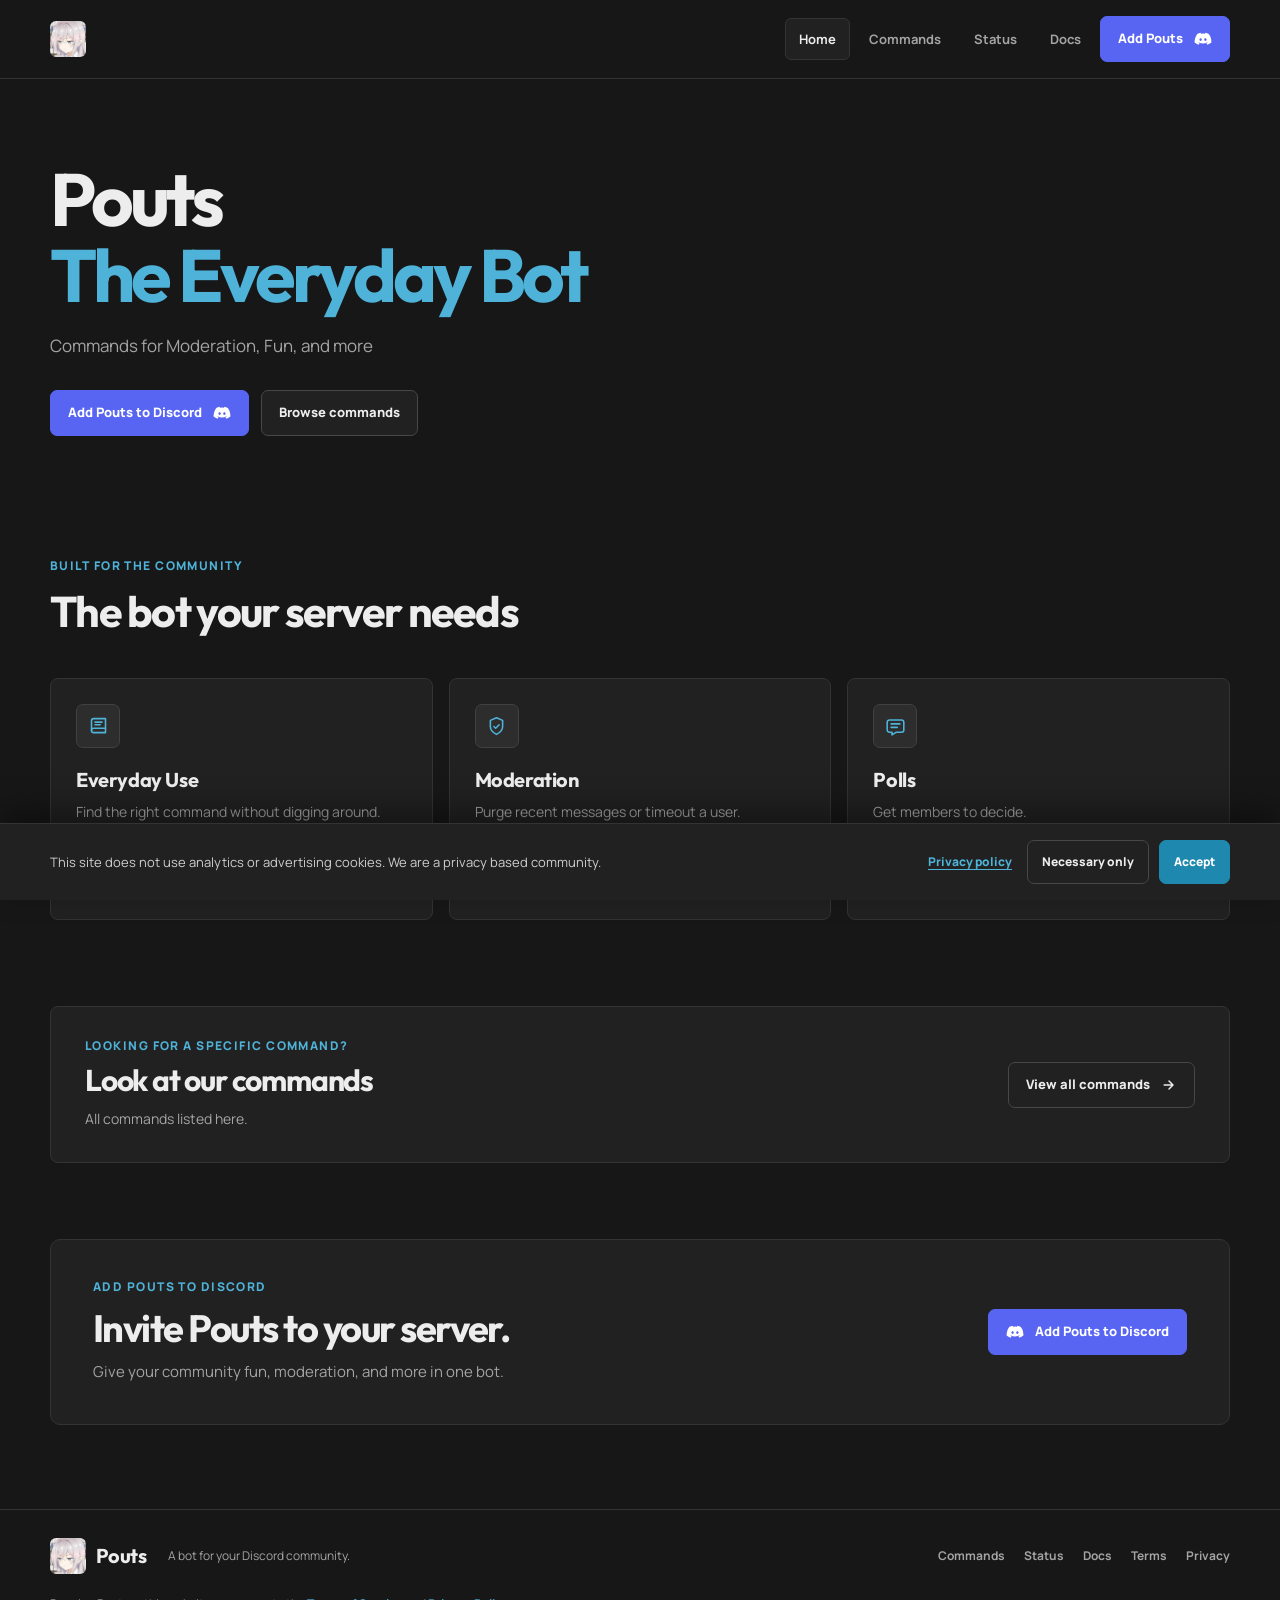
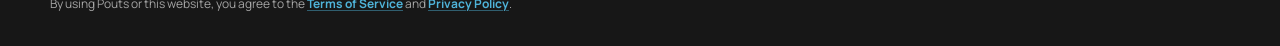
<file: index.html>
<!doctype html>
<html lang="en">
<head>
  <meta charset="utf-8">
  <meta name="viewport" content="width=device-width, initial-scale=1">
  <meta name="theme-color" content="#0f1820">
  <meta name="description" content="Pouts brings utility, moderation, and more to your Discord server.">
  <title>Pouts. A bot for the community.</title>
  <link rel="stylesheet" href="style.css">
  <link rel="icon" href="assets/pfp.jpg" type="image/jpeg">
  <script src="script.js" defer></script>
</head>
<body>
<header class="site-header">
  <div class="header-inner">
    <a class="logo" href="index.html" aria-label="Pouts home"><img class="logo-mark" src="assets/pfp.jpg" alt=""></a>
    <button class="menu-toggle" type="button" aria-label="Open navigation" aria-expanded="false" aria-controls="primary-navigation">
      <span></span><span></span><span></span>
    </button>
    <nav class="primary-nav" id="primary-navigation" aria-label="Main navigation">
      <a href="index.html" aria-current="page">Home</a>
      <a href="commands.html">Commands</a>
      <a href="status.html">Status</a>
      <a href="docs.html">Docs</a>
      <a class="nav-cta" href="https://discord.com/oauth2/authorize?client_id=1557368597746028575" target="_blank" rel="noopener noreferrer">Add Pouts <svg class="discord-icon" viewBox="0 0 24 24" aria-hidden="true"><path fill="currentColor" d="M19.7 5.2a18 18 0 0 0-4.4-1.4l-.6 1.2a16 16 0 0 0-5.4 0l-.6-1.2a18 18 0 0 0-4.4 1.4C1.5 9.2.7 13 .8 16.8a18 18 0 0 0 5.4 2.7l1.2-2a11 11 0 0 1-1.9-.9l.5-.4a12 12 0 0 0 12 0l.5.4a11 11 0 0 1-1.9.9l1.2 2a18 18 0 0 0 5.4-2.7c.1-4.4-.8-8.2-3.5-11.6ZM8.8 14.5c-.9 0-1.6-.8-1.6-1.8s.7-1.8 1.6-1.8 1.6.8 1.6 1.8-.7 1.8-1.6 1.8Zm6.4 0c-.9 0-1.6-.8-1.6-1.8s.7-1.8 1.6-1.8 1.6.8 1.6 1.8-.7 1.8-1.6 1.8Z"/></svg></a>
    </nav>
  </div>
</header>

<main class="site-main">
  <section class="hero">
    <div class="hero-copy">
      <h1>Pouts<br><span>The Everyday Bot</span></h1>
      <p>Commands for Moderation, Fun, and more</p>
      <div class="hero-actions">
        <a class="button button-primary" href="https://discord.com/oauth2/authorize?client_id=1557368597746028575" target="_blank" rel="noopener noreferrer">Add Pouts to Discord <svg class="discord-icon" viewBox="0 0 24 24" aria-hidden="true"><path fill="currentColor" d="M19.7 5.2a18 18 0 0 0-4.4-1.4l-.6 1.2a16 16 0 0 0-5.4 0l-.6-1.2a18 18 0 0 0-4.4 1.4C1.5 9.2.7 13 .8 16.8a18 18 0 0 0 5.4 2.7l1.2-2a11 11 0 0 1-1.9-.9l.5-.4a12 12 0 0 0 12 0l.5.4a11 11 0 0 1-1.9.9l1.2 2a18 18 0 0 0 5.4-2.7c.1-4.4-.8-8.2-3.5-11.6ZM8.8 14.5c-.9 0-1.6-.8-1.6-1.8s.7-1.8 1.6-1.8 1.6.8 1.6 1.8-.7 1.8-1.6 1.8Zm6.4 0c-.9 0-1.6-.8-1.6-1.8s.7-1.8 1.6-1.8 1.6.8 1.6 1.8-.7 1.8-1.6 1.8Z"/></svg></a>
        <a class="button button-secondary" href="commands.html">Browse commands</a>
      </div>
    </div>

  </section>

  <section class="section-block" aria-labelledby="features-title">
    <div class="section-heading">
      <p class="eyebrow">Built for the community</p>
      <h2 id="features-title">The bot your server needs</p>
    </div>
    <div class="module-grid">
      <article class="module-card">
        <span class="module-icon" aria-hidden="true"><svg viewBox="0 0 24 24"><path d="M4 5.5A2.5 2.5 0 0 1 6.5 3H20v16H6.5A2.5 2.5 0 0 1 4 16.5v-11Z"/><path d="M4 16.5A2.5 2.5 0 0 1 6.5 14H20M8 7h8M8 10h6"/></svg></span>
        <h3>Everyday Use</h3>
        <p>Find the right command without digging around.</p>
      </article>
      <article class="module-card">
        <span class="module-icon" aria-hidden="true"><svg viewBox="0 0 24 24"><path d="M12 21s7-3.5 7-9V5l-7-3-7 3v7c0 5.5 7 9 7 9Z"/><path d="m9 12 2 2 4-4"/></svg></span>
        <h3>Moderation</h3>
        <p>Purge recent messages or timeout a user.</p>
      </article>
      <article class="module-card">
        <span class="module-icon" aria-hidden="true"><svg viewBox="0 0 24 24"><path d="M5 4.5h14A2.5 2.5 0 0 1 21.5 7v9a2.5 2.5 0 0 1-2.5 2.5h-6l-5 3v-3H5A2.5 2.5 0 0 1 2.5 16V7A2.5 2.5 0 0 1 5 4.5Z"/><path d="M7 9h10M7 13h7"/></svg></span>
        <h3>Polls</h3>
        <p>Get members to decide.</p>
      </article>
    </div>
  </section>

  <section class="command-callout" aria-labelledby="commands-title">
    <div>
      <p class="eyebrow">Looking for a specific command?</p>
      <h2 id="commands-title">Look at our commands</h2>
      <p>All commands listed here.</p>
    </div>
    <a class="button button-secondary" href="commands.html">View all commands <svg viewBox="0 0 20 20" fill="none" aria-hidden="true"><path d="M4 10h11M10 5l5 5-5 5" stroke="currentColor" stroke-width="1.8" stroke-linecap="round" stroke-linejoin="round"/></svg></a>
  </section>

  <section class="closing-cta invite-cta" id="invite" aria-labelledby="invite-title">
    <div>
      <p class="eyebrow">Add Pouts to Discord</p>
      <h2 id="invite-title">Invite Pouts to your server.</h2>
      <p>Give your community fun, moderation, and more in one bot.</p>
    </div>
    <div class="invite-action">
      <a class="button button-primary" href="https://discord.com/oauth2/authorize?client_id=1557368597746028575" target="_blank" rel="noopener noreferrer">
        <svg class="discord-icon" viewBox="0 0 24 24" aria-hidden="true"><path fill="currentColor" d="M19.7 5.2a18 18 0 0 0-4.4-1.4l-.6 1.2a16 16 0 0 0-5.4 0l-.6-1.2a18 18 0 0 0-4.4 1.4C1.5 9.2.7 13 .8 16.8a18 18 0 0 0 5.4 2.7l1.2-2a11 11 0 0 1-1.9-.9l.5-.4a12 12 0 0 0 12 0l.5.4a11 11 0 0 1-1.9.9l1.2 2a18 18 0 0 0 5.4-2.7c.1-4.4-.8-8.2-3.5-11.6ZM8.8 14.5c-.9 0-1.6-.8-1.6-1.8s.7-1.8 1.6-1.8 1.6.8 1.6 1.8-.7 1.8-1.6 1.8Zm6.4 0c-.9 0-1.6-.8-1.6-1.8s.7-1.8 1.6-1.8 1.6.8 1.6 1.8-.7 1.8-1.6 1.8Z"/></svg>
        Add Pouts to Discord
      </a>
    </div>
  </section>
</main>

<footer class="site-footer">
  <div class="footer-inner">
    <div class="footer-top">
      <a class="logo" href="index.html" aria-label="Pouts home"><img class="logo-mark" src="assets/pfp.jpg" alt=""><span>Pouts</span></a>
      <span class="footer-tagline">A bot for your Discord community.</span>
      <nav class="footer-links" aria-label="Footer navigation">
        <a href="commands.html">Commands</a><a href="status.html">Status</a><a href="docs.html">Docs</a><a href="terms.html">Terms</a><a href="privacy.html">Privacy</a>
      </nav>
    </div>
    <p class="footer-note">By using Pouts or this website, you agree to the <a href="terms.html">Terms of Service</a> and <a href="privacy.html">Privacy Policy</a>.</p>
  </div>
</footer>

<div class="consent" id="consent" role="region" aria-label="Cookie preferences" hidden>
  <div class="consent-inner">
    <p>This site does not use analytics or advertising cookies. We are a privacy based community.</p>
    <div class="consent-actions">
      <a class="privacy-link" href="privacy.html">Privacy policy</a>
      <button class="button button-secondary" type="button" id="consent-essential">Necessary only</button>
      <button class="button button-primary" type="button" id="consent-accept">Accept</button>
    </div>
  </div>
</div>
</body>
</html>
</file>
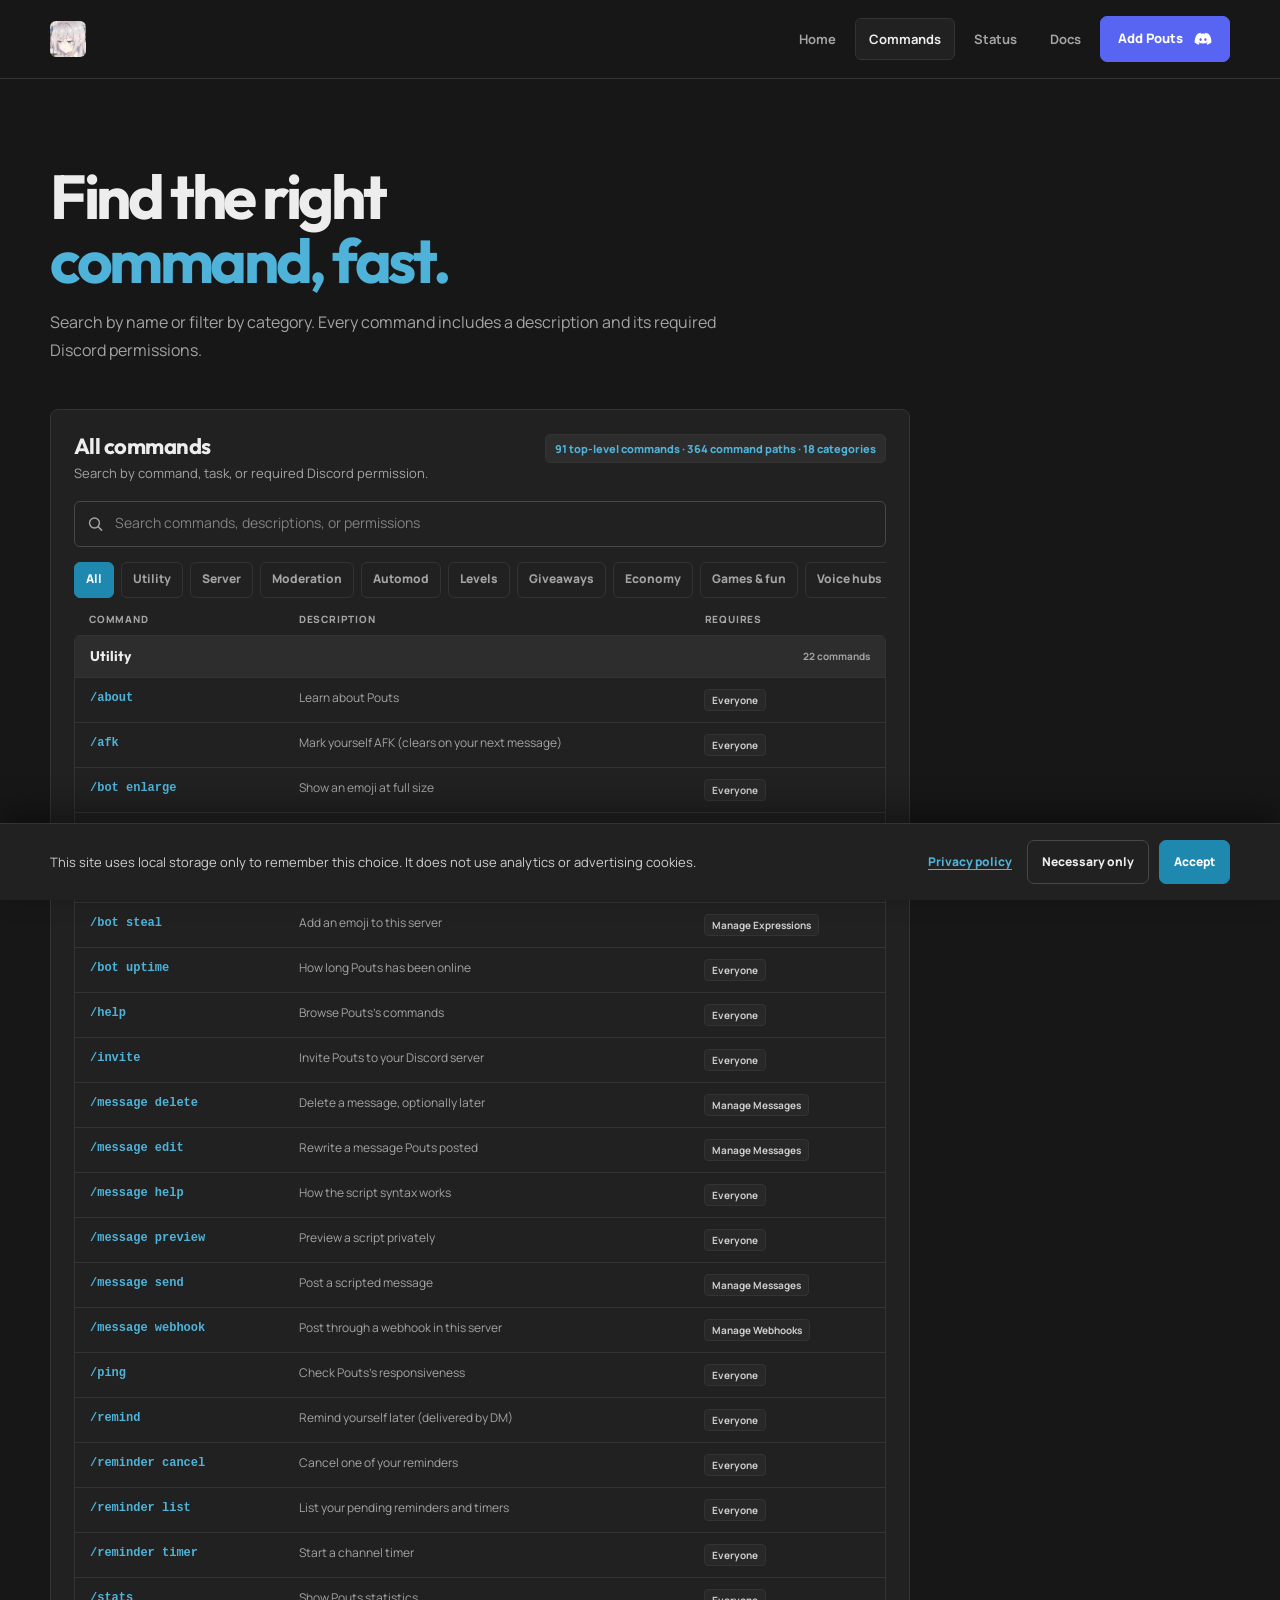
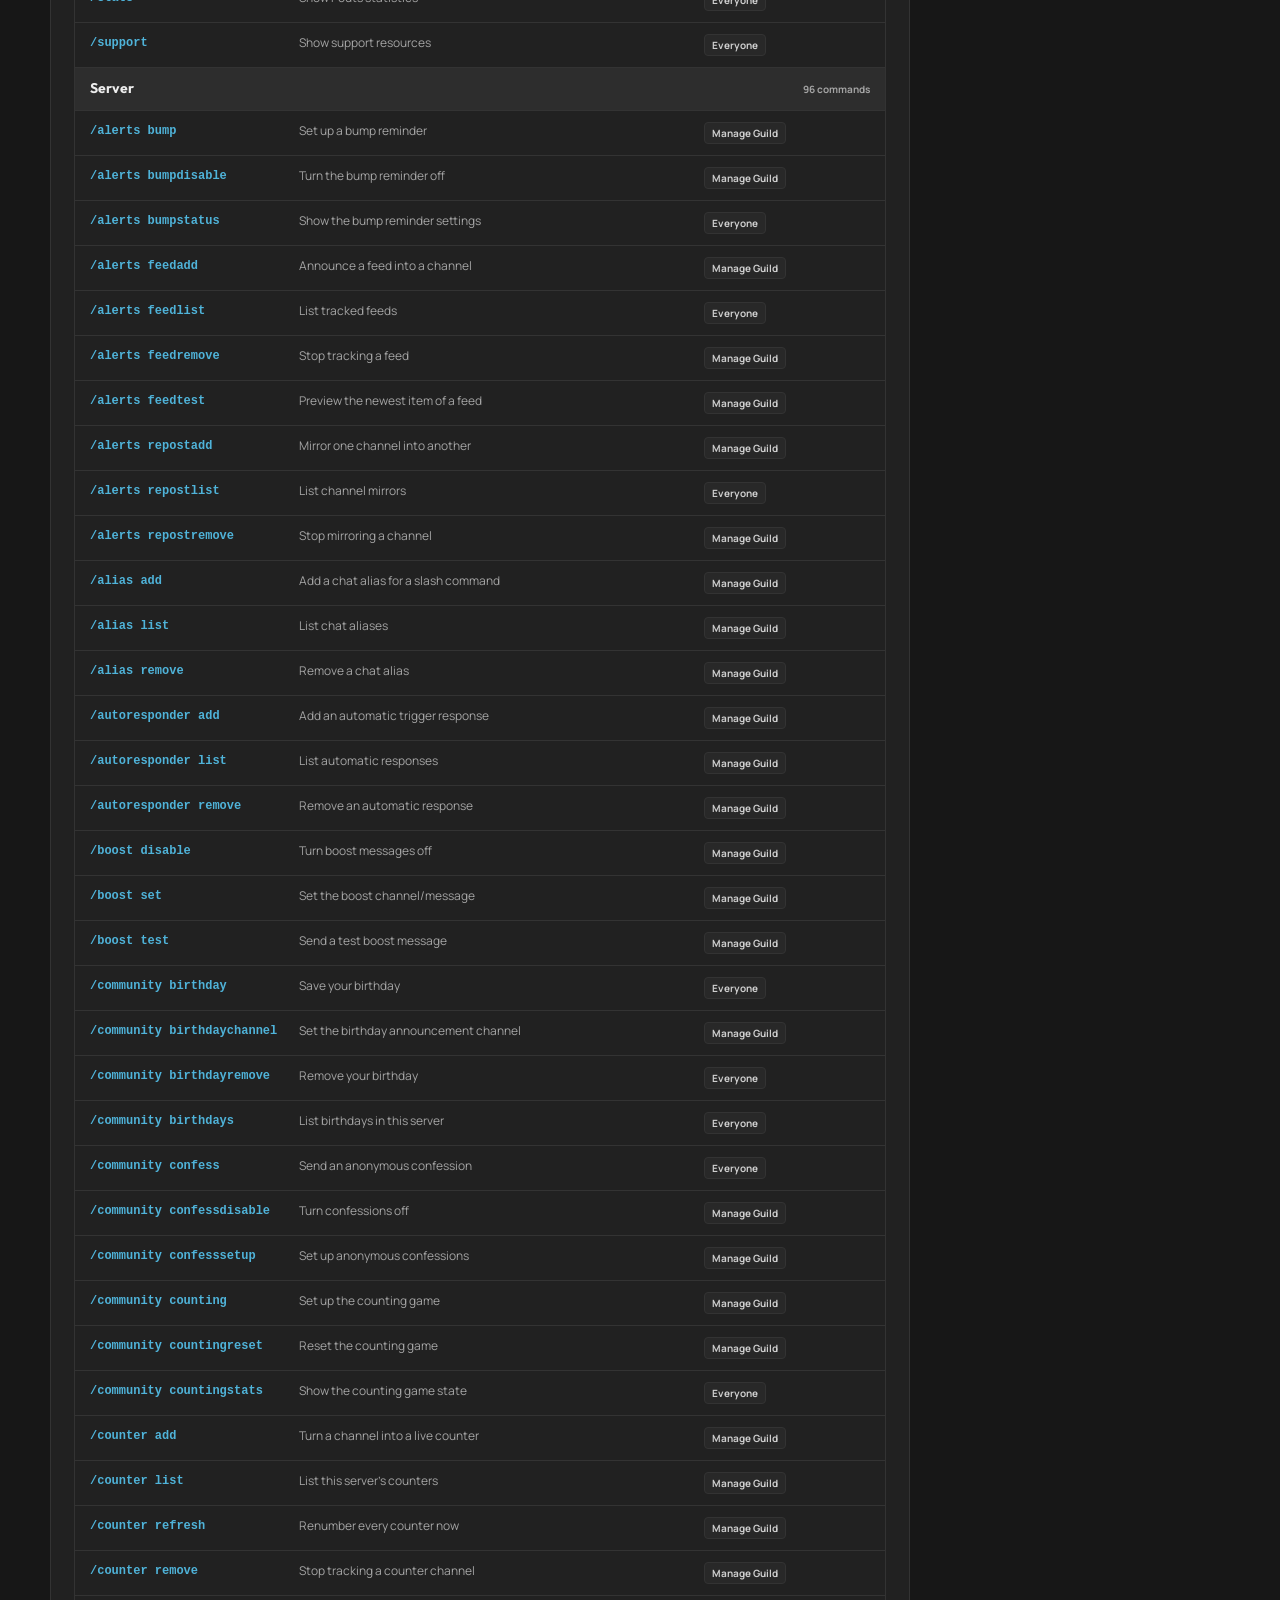
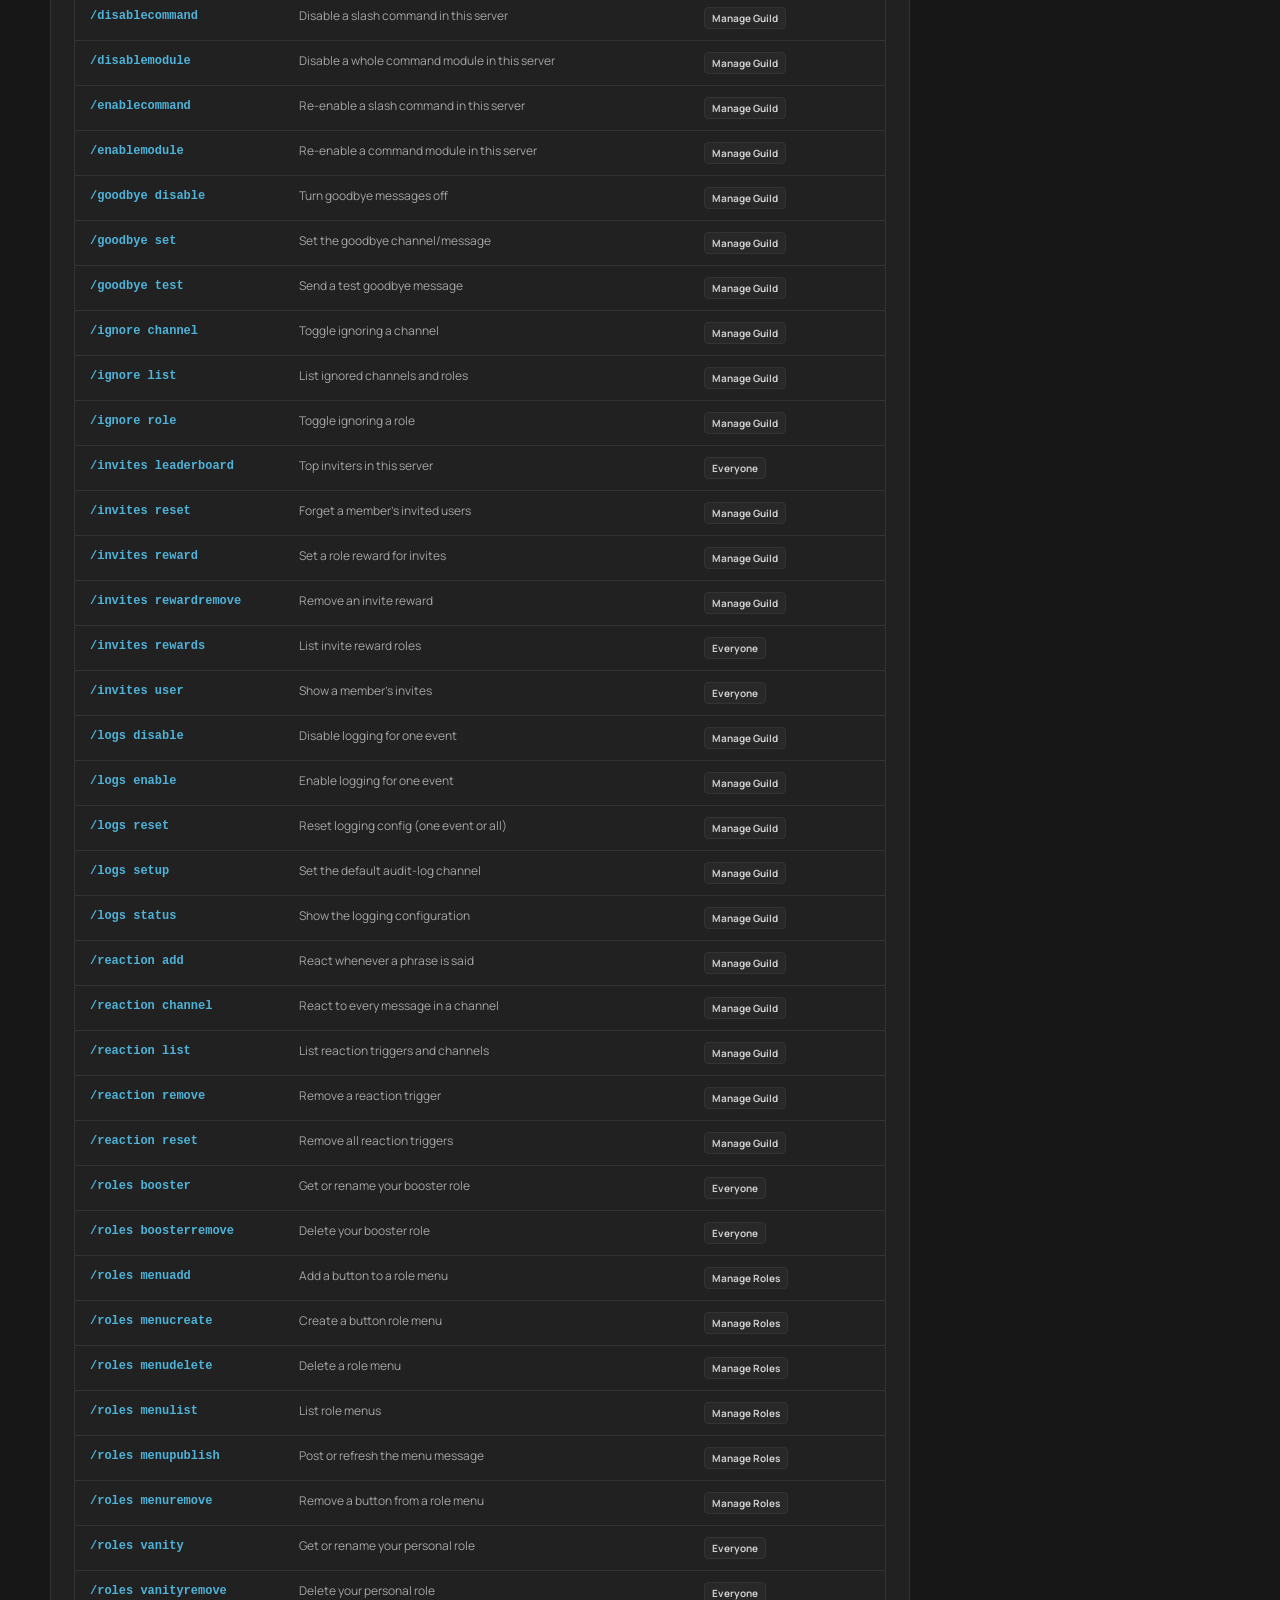
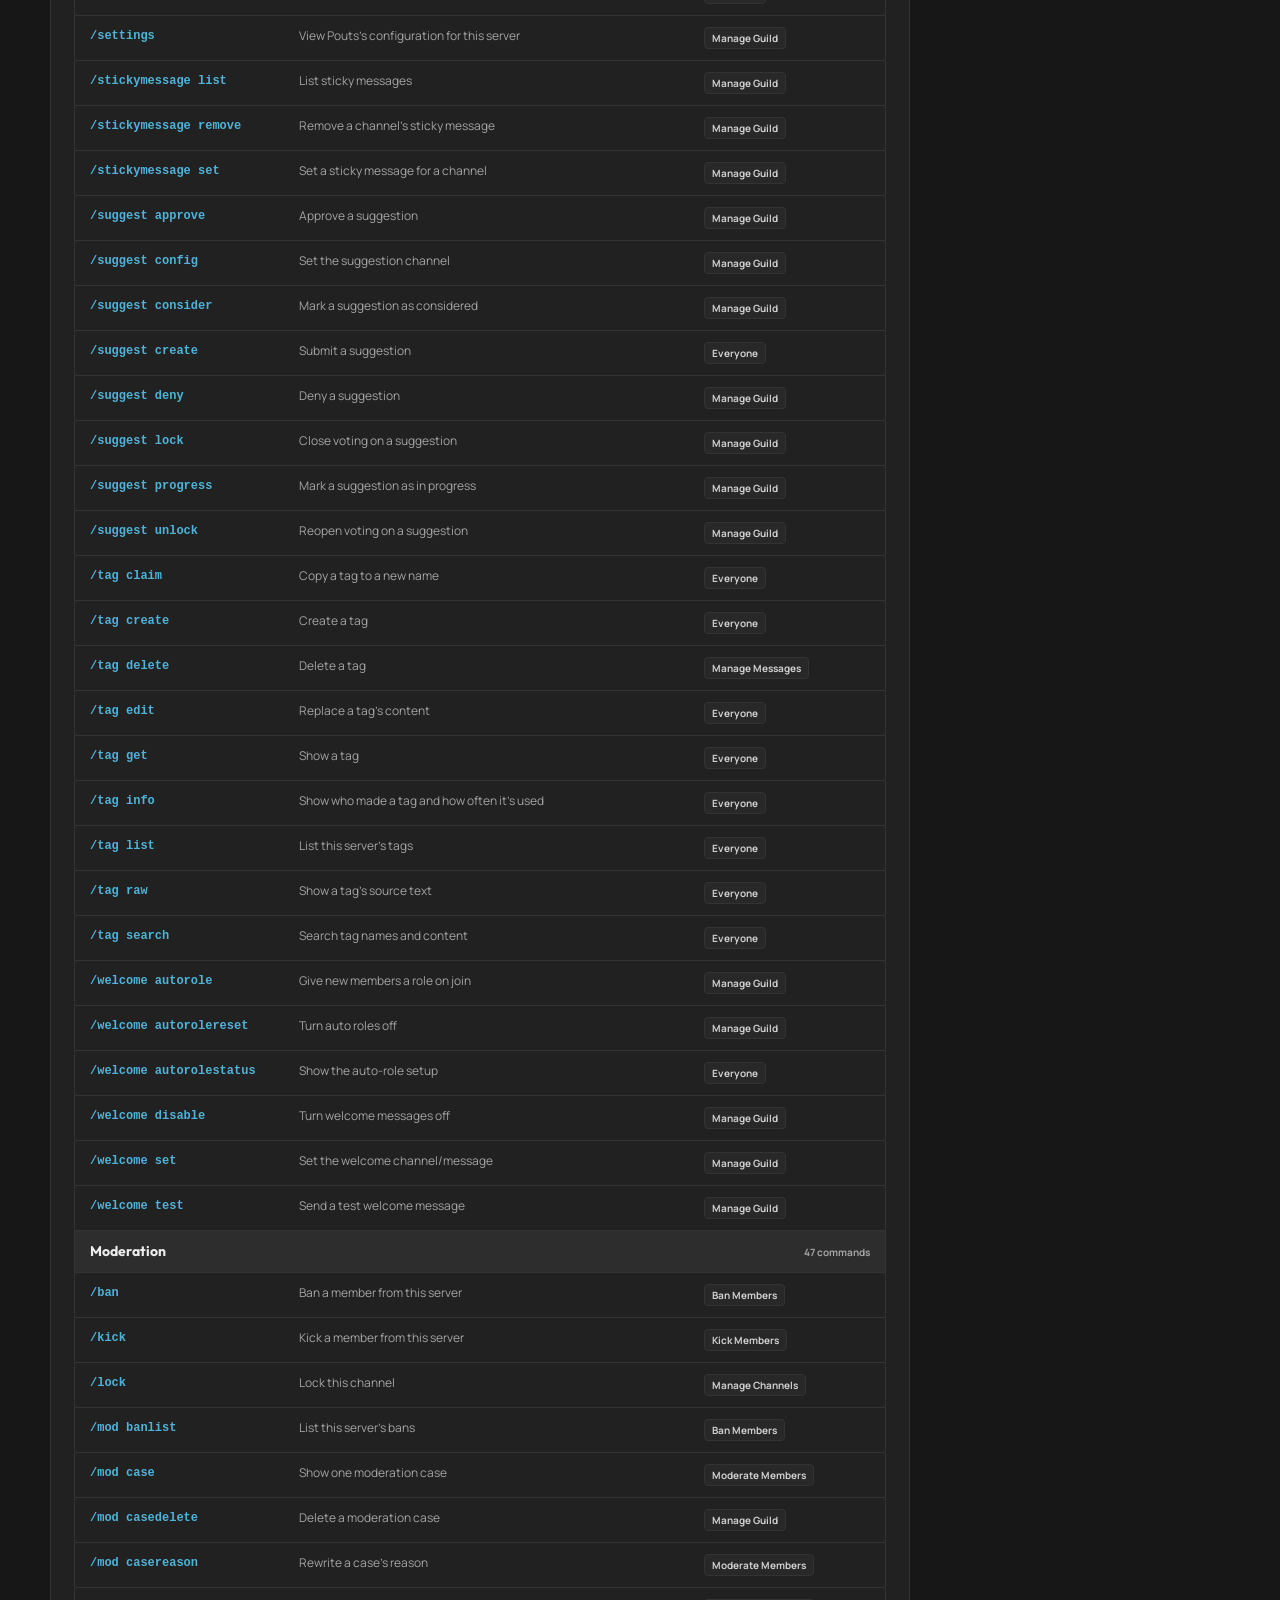
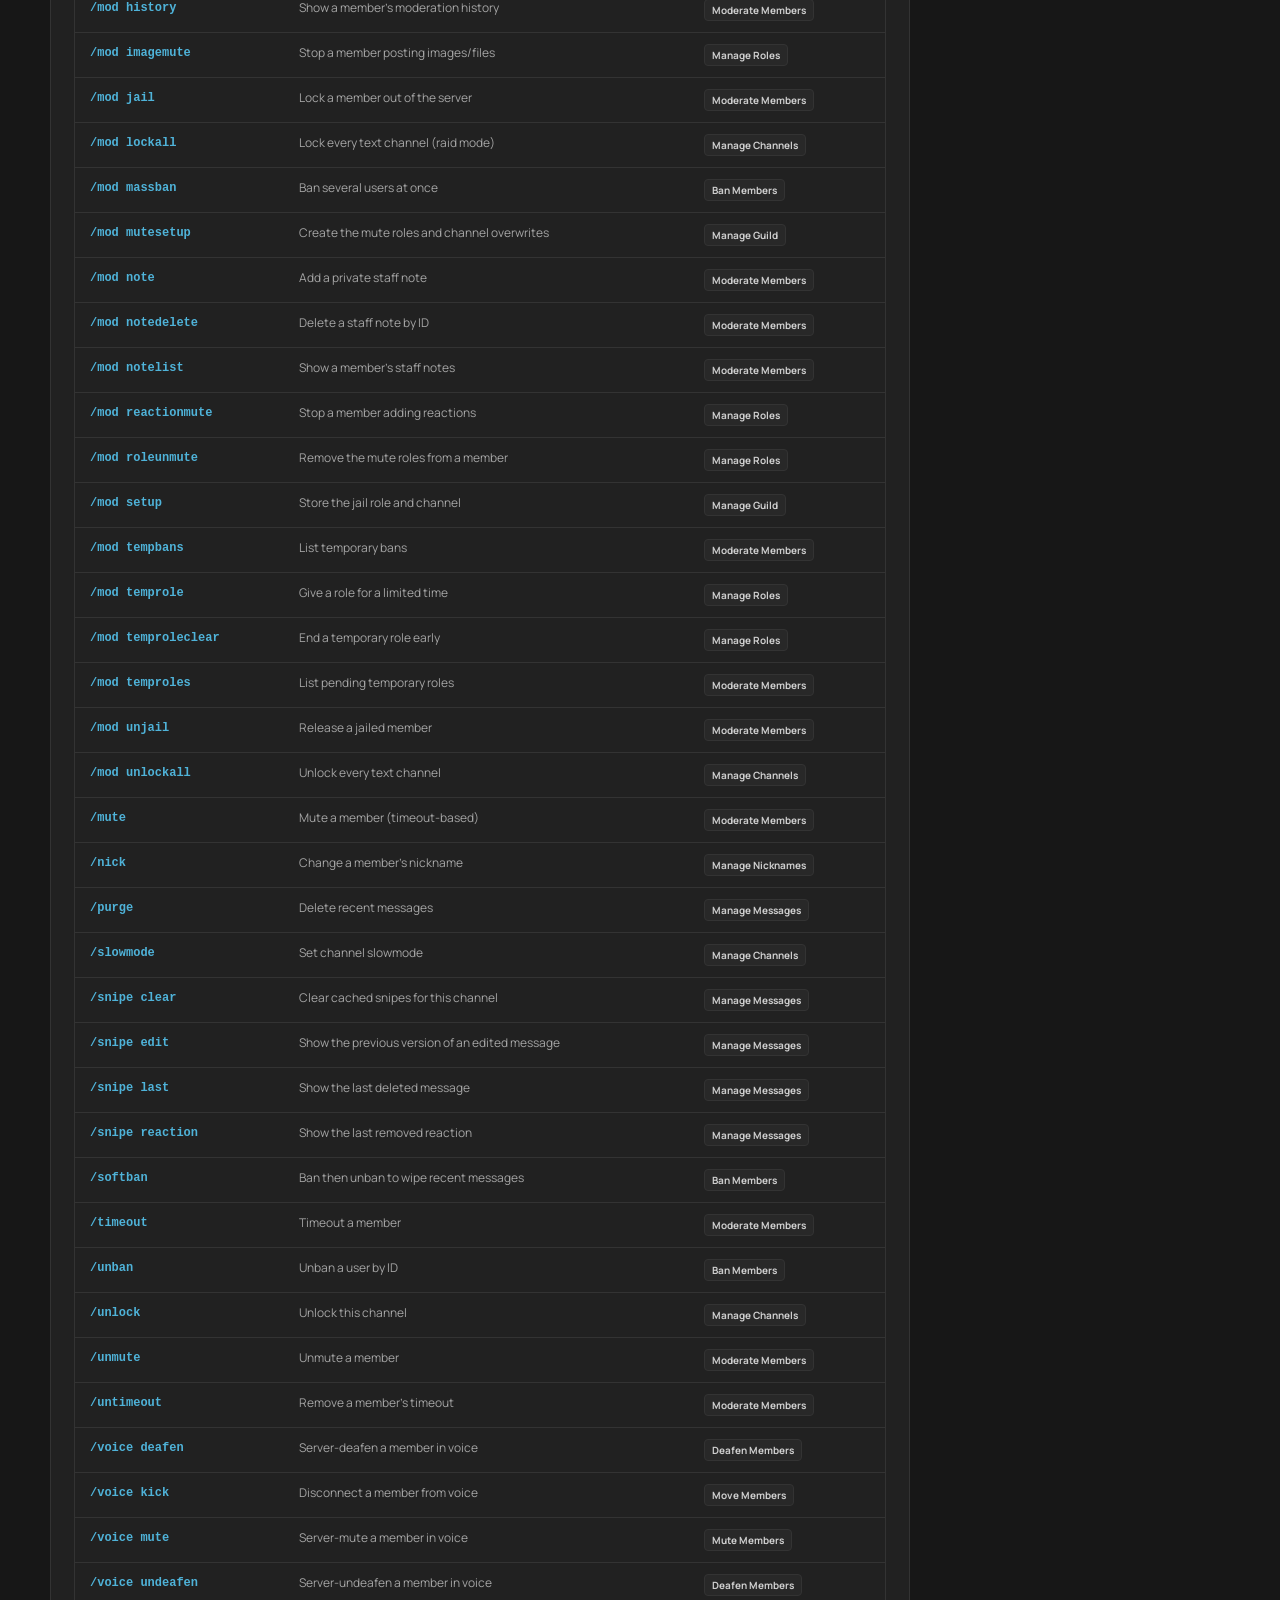
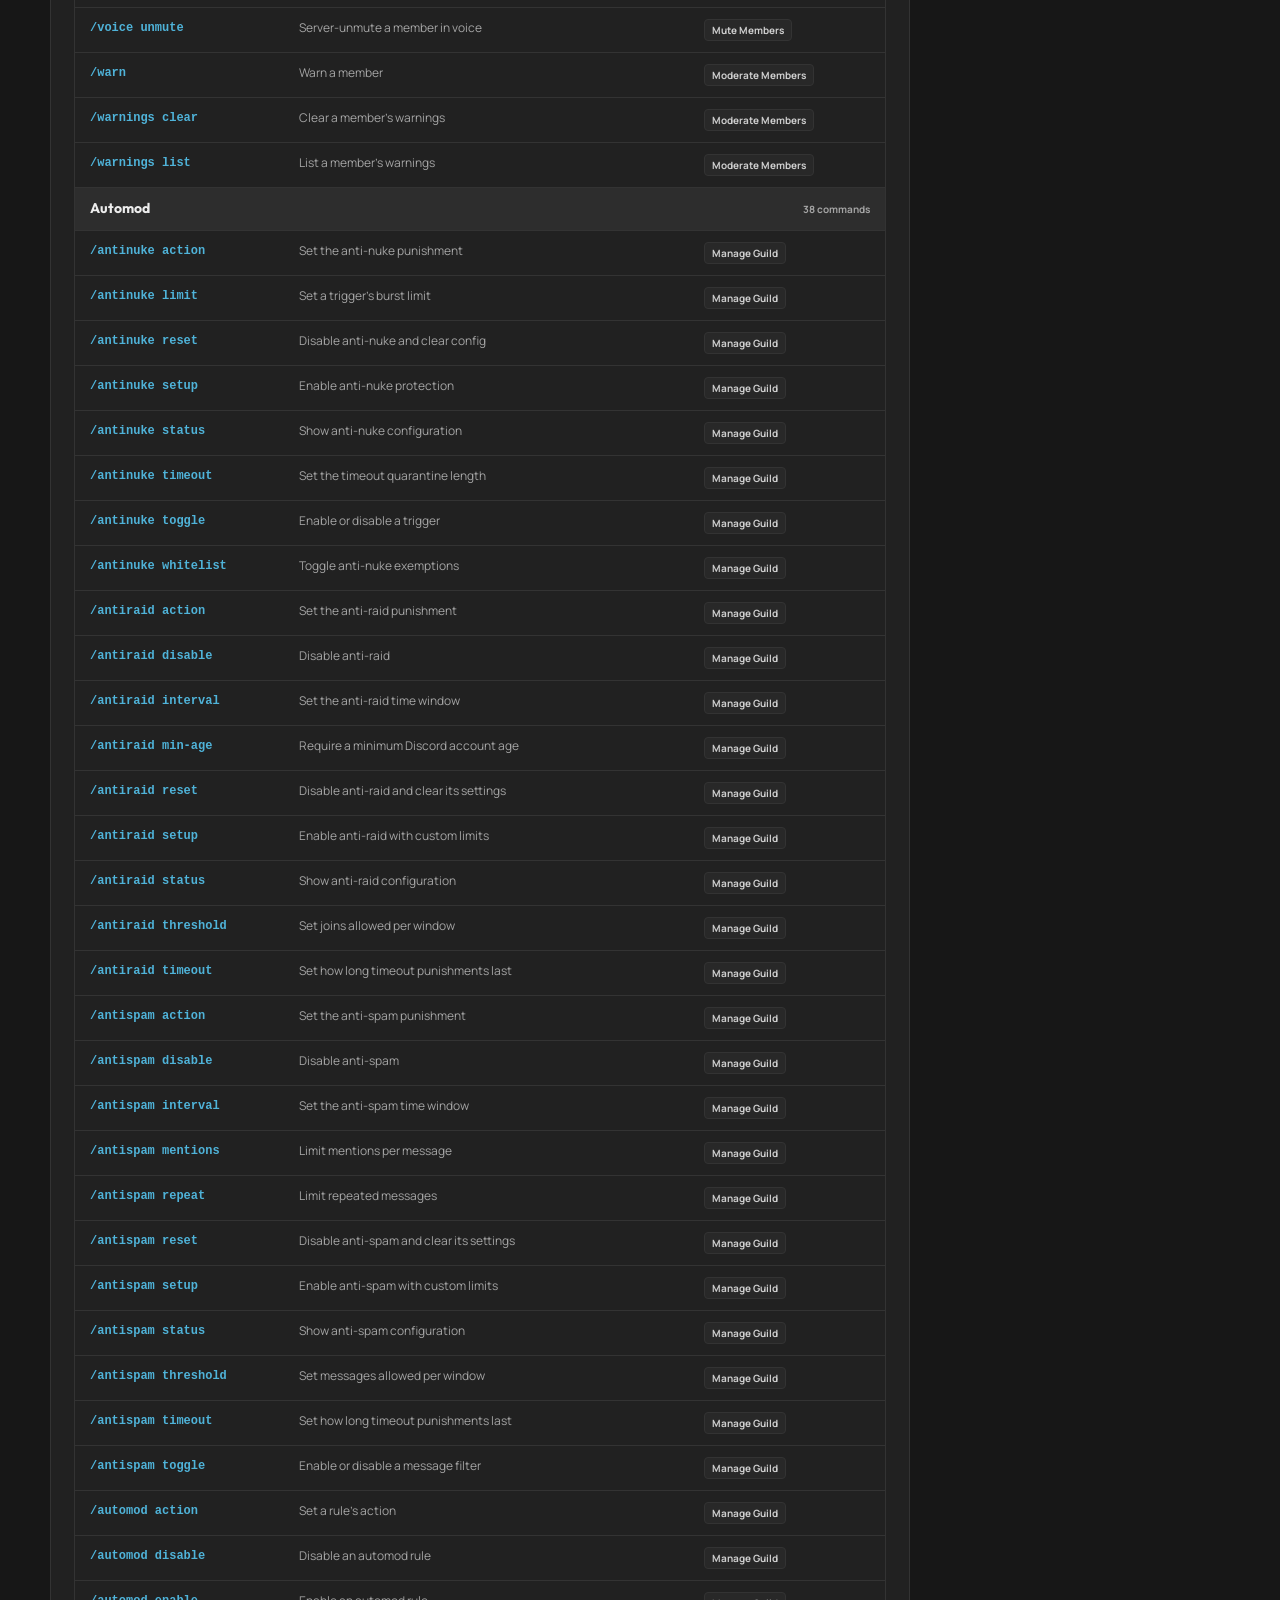
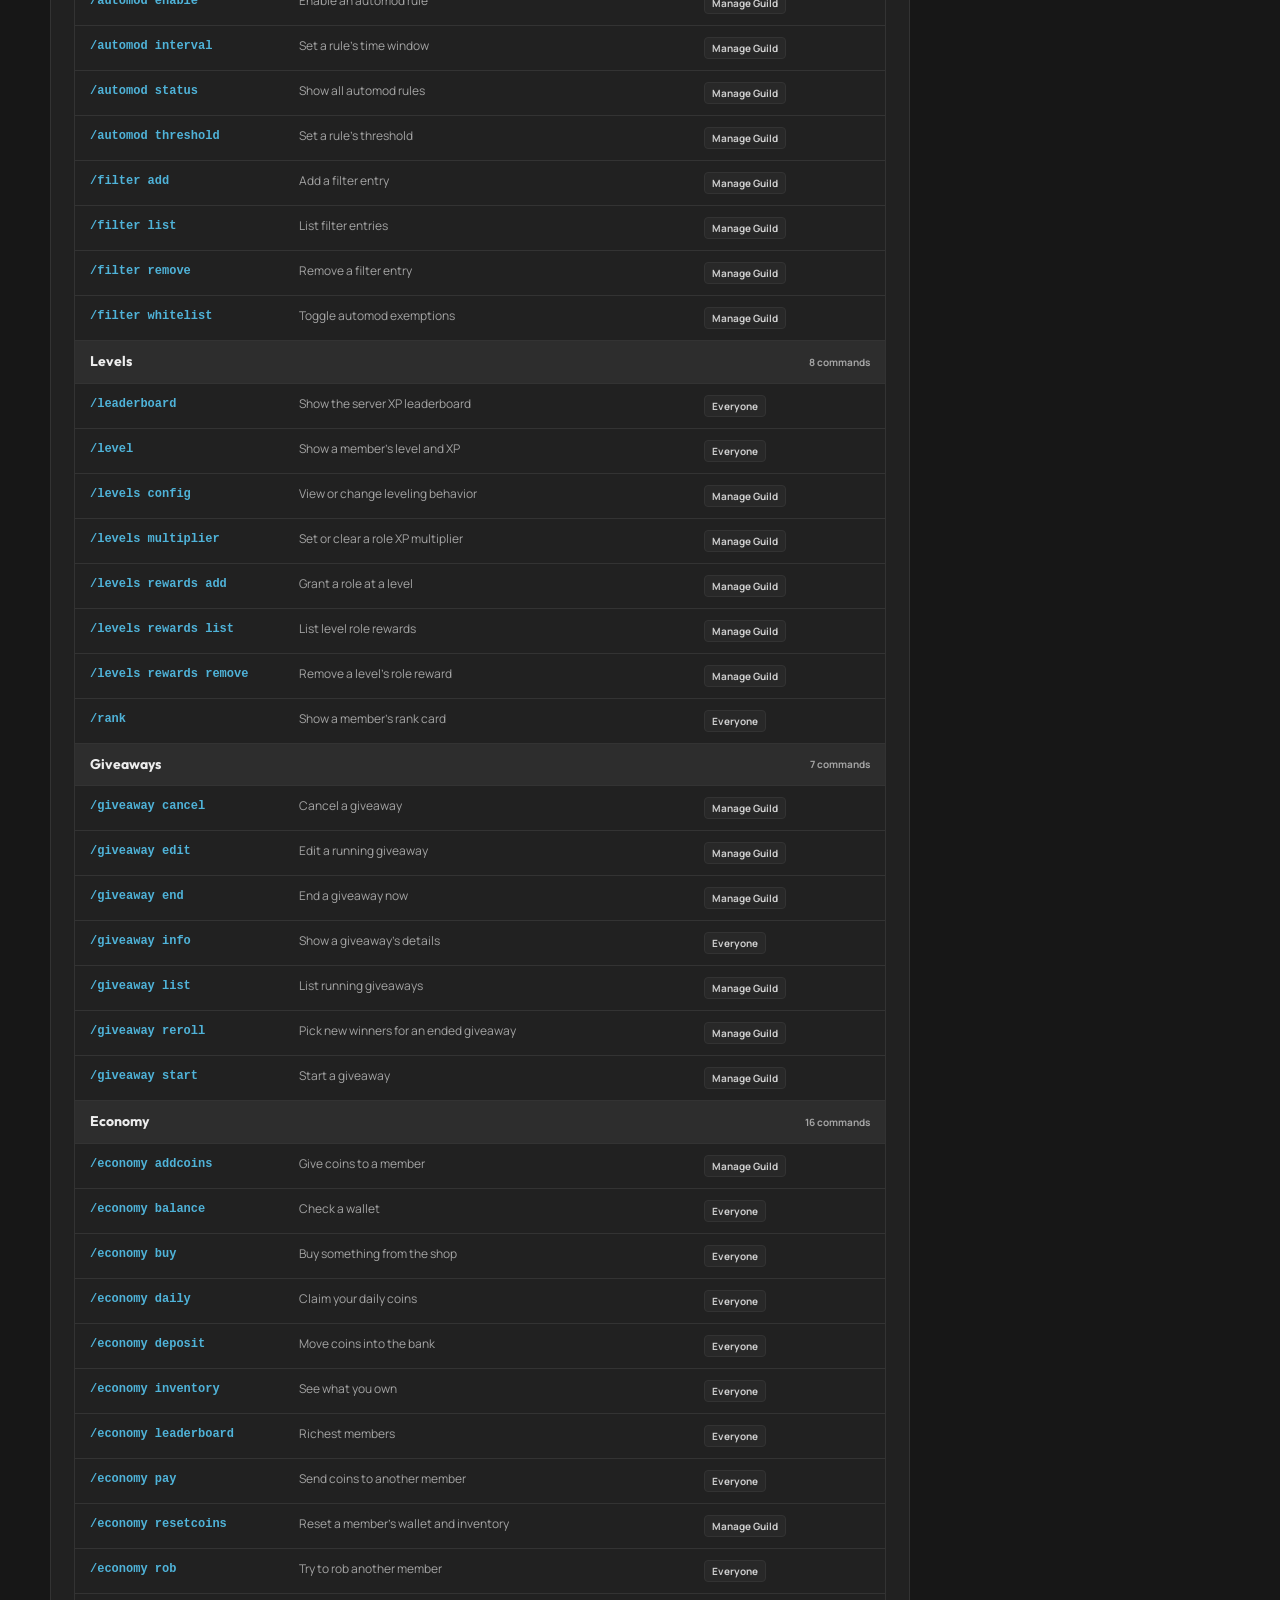
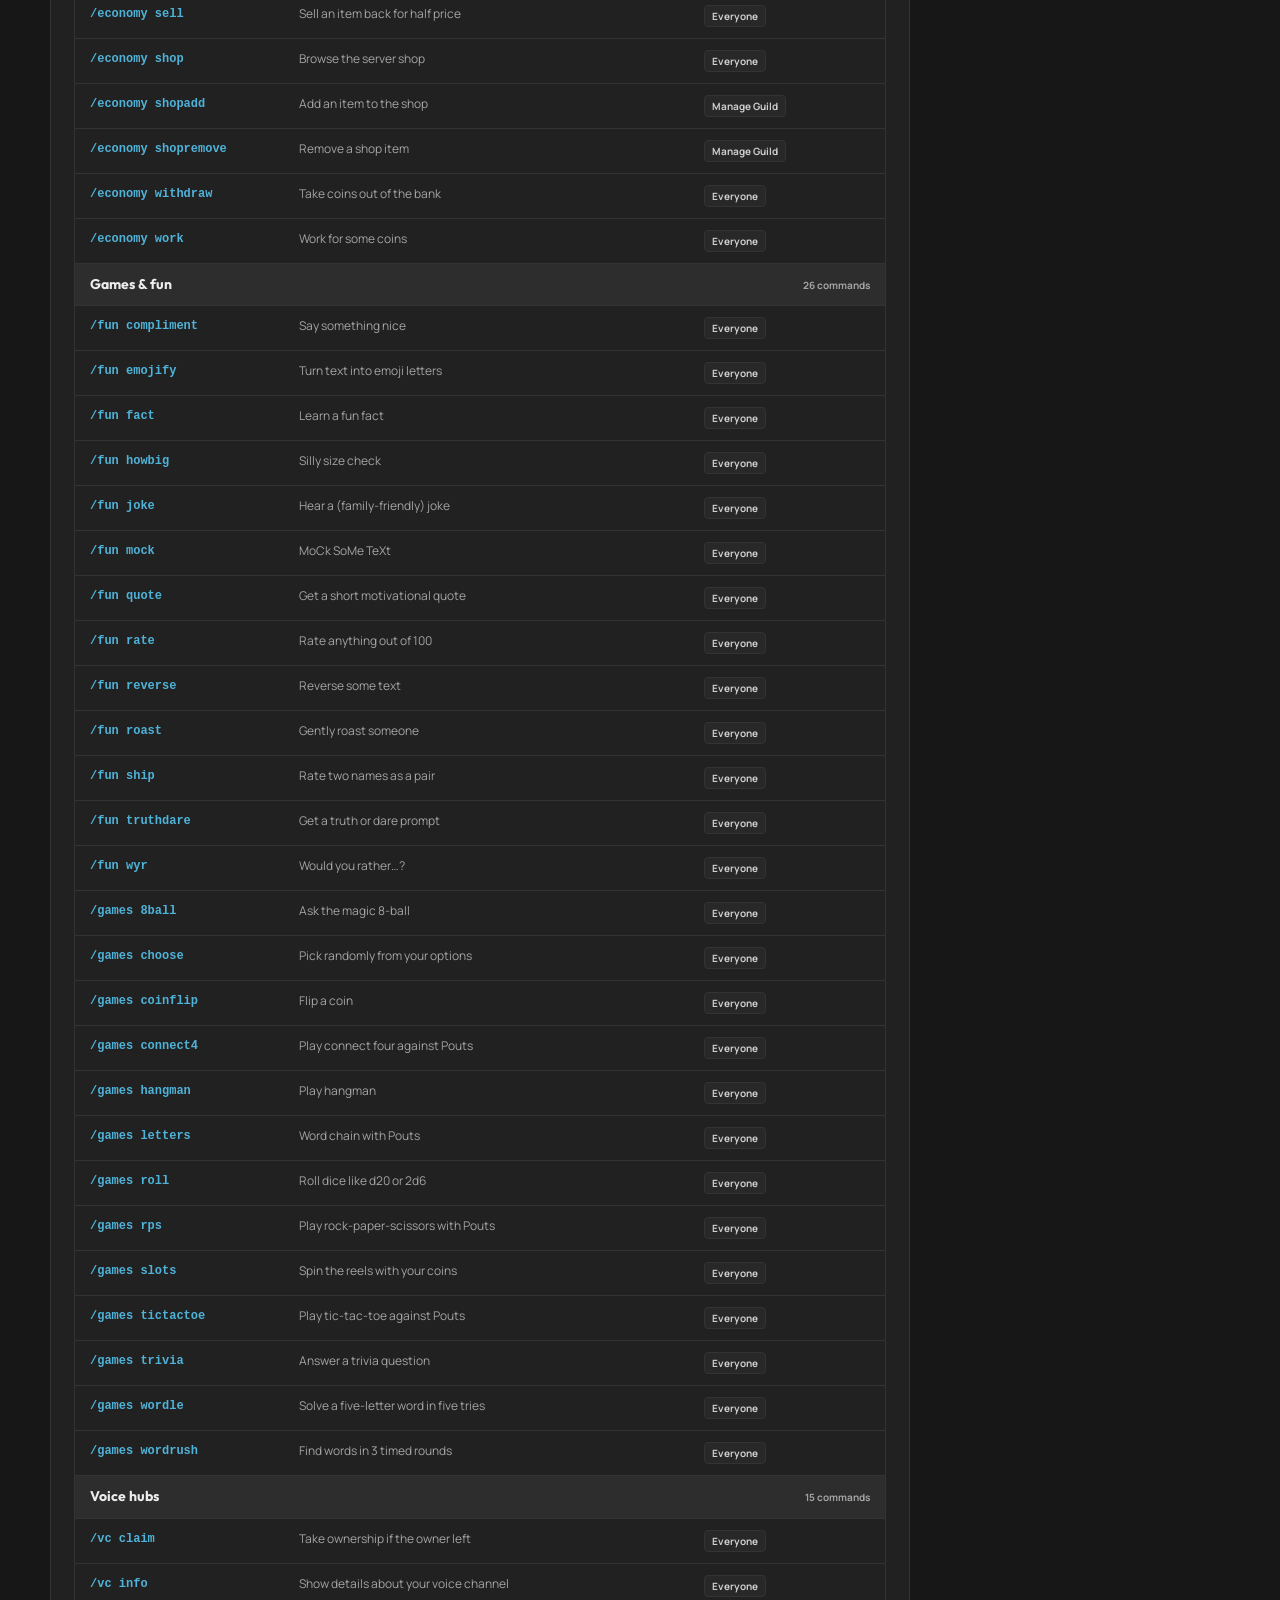
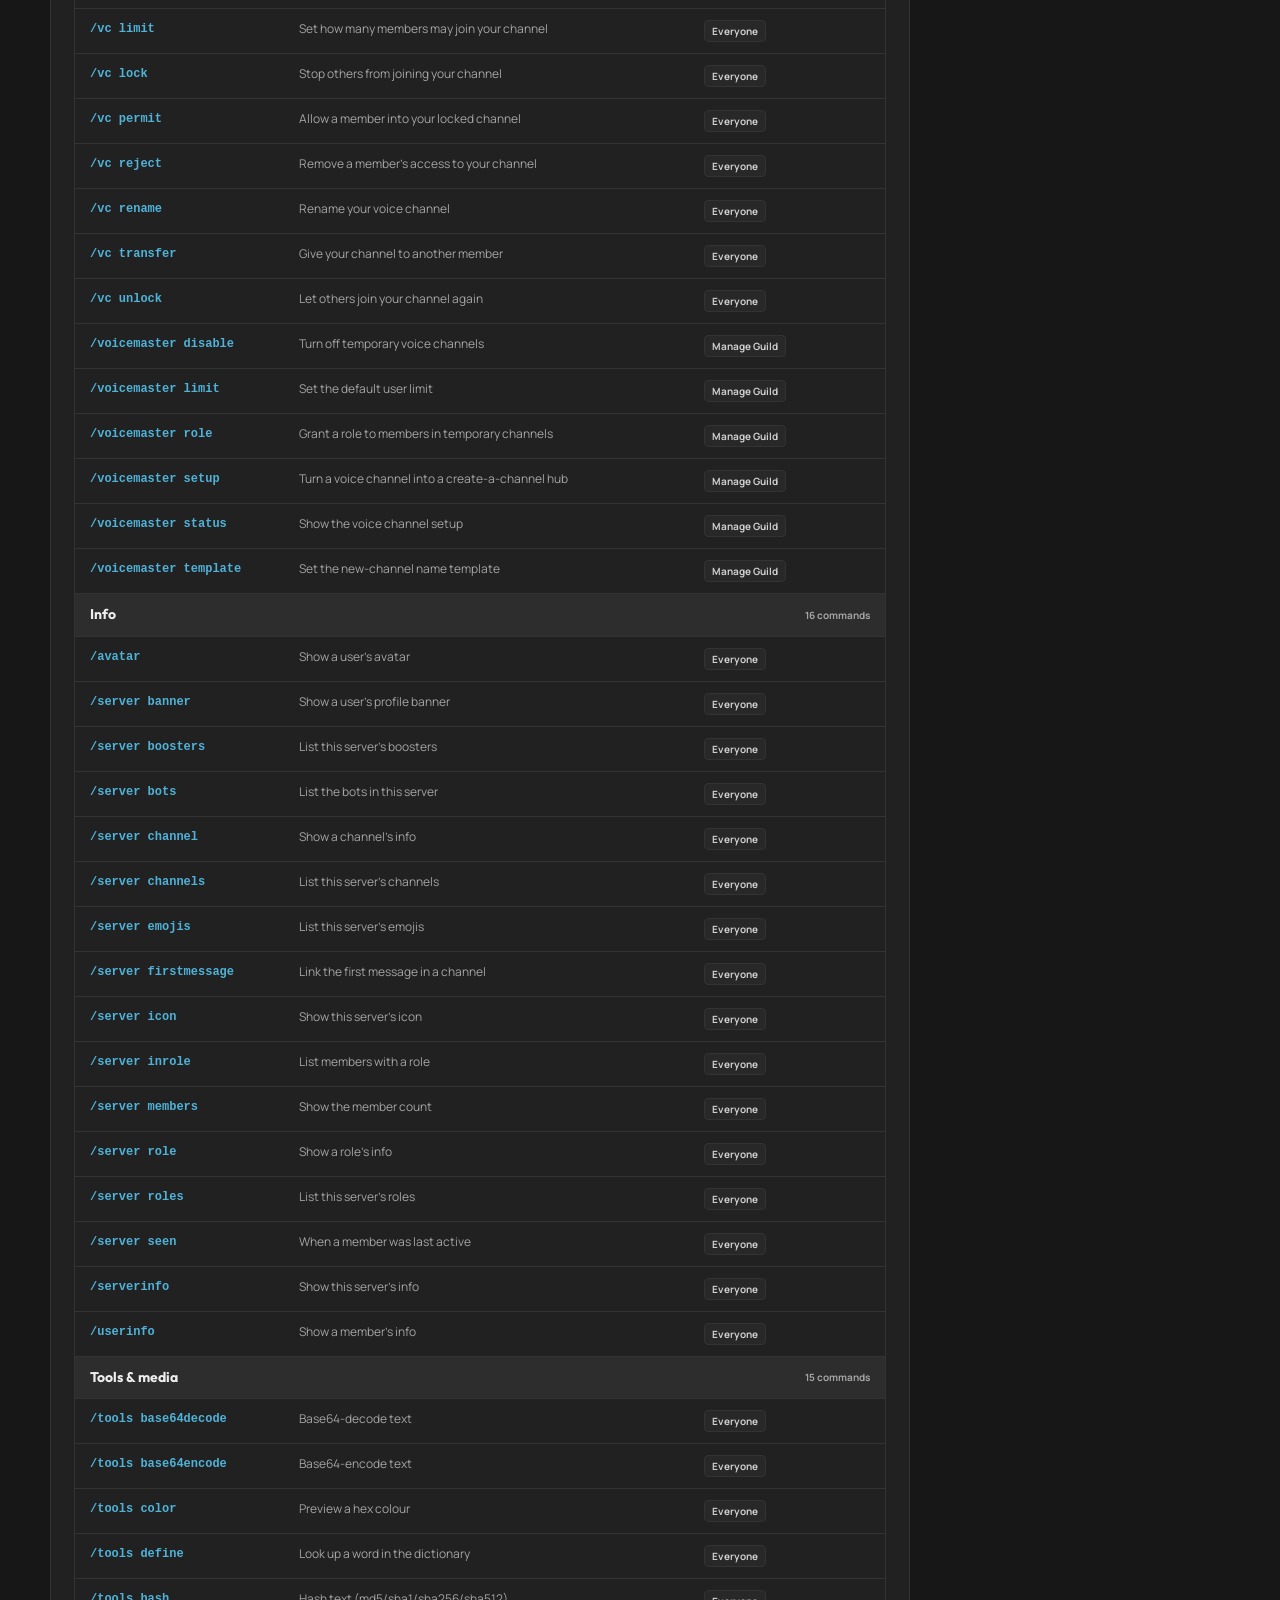
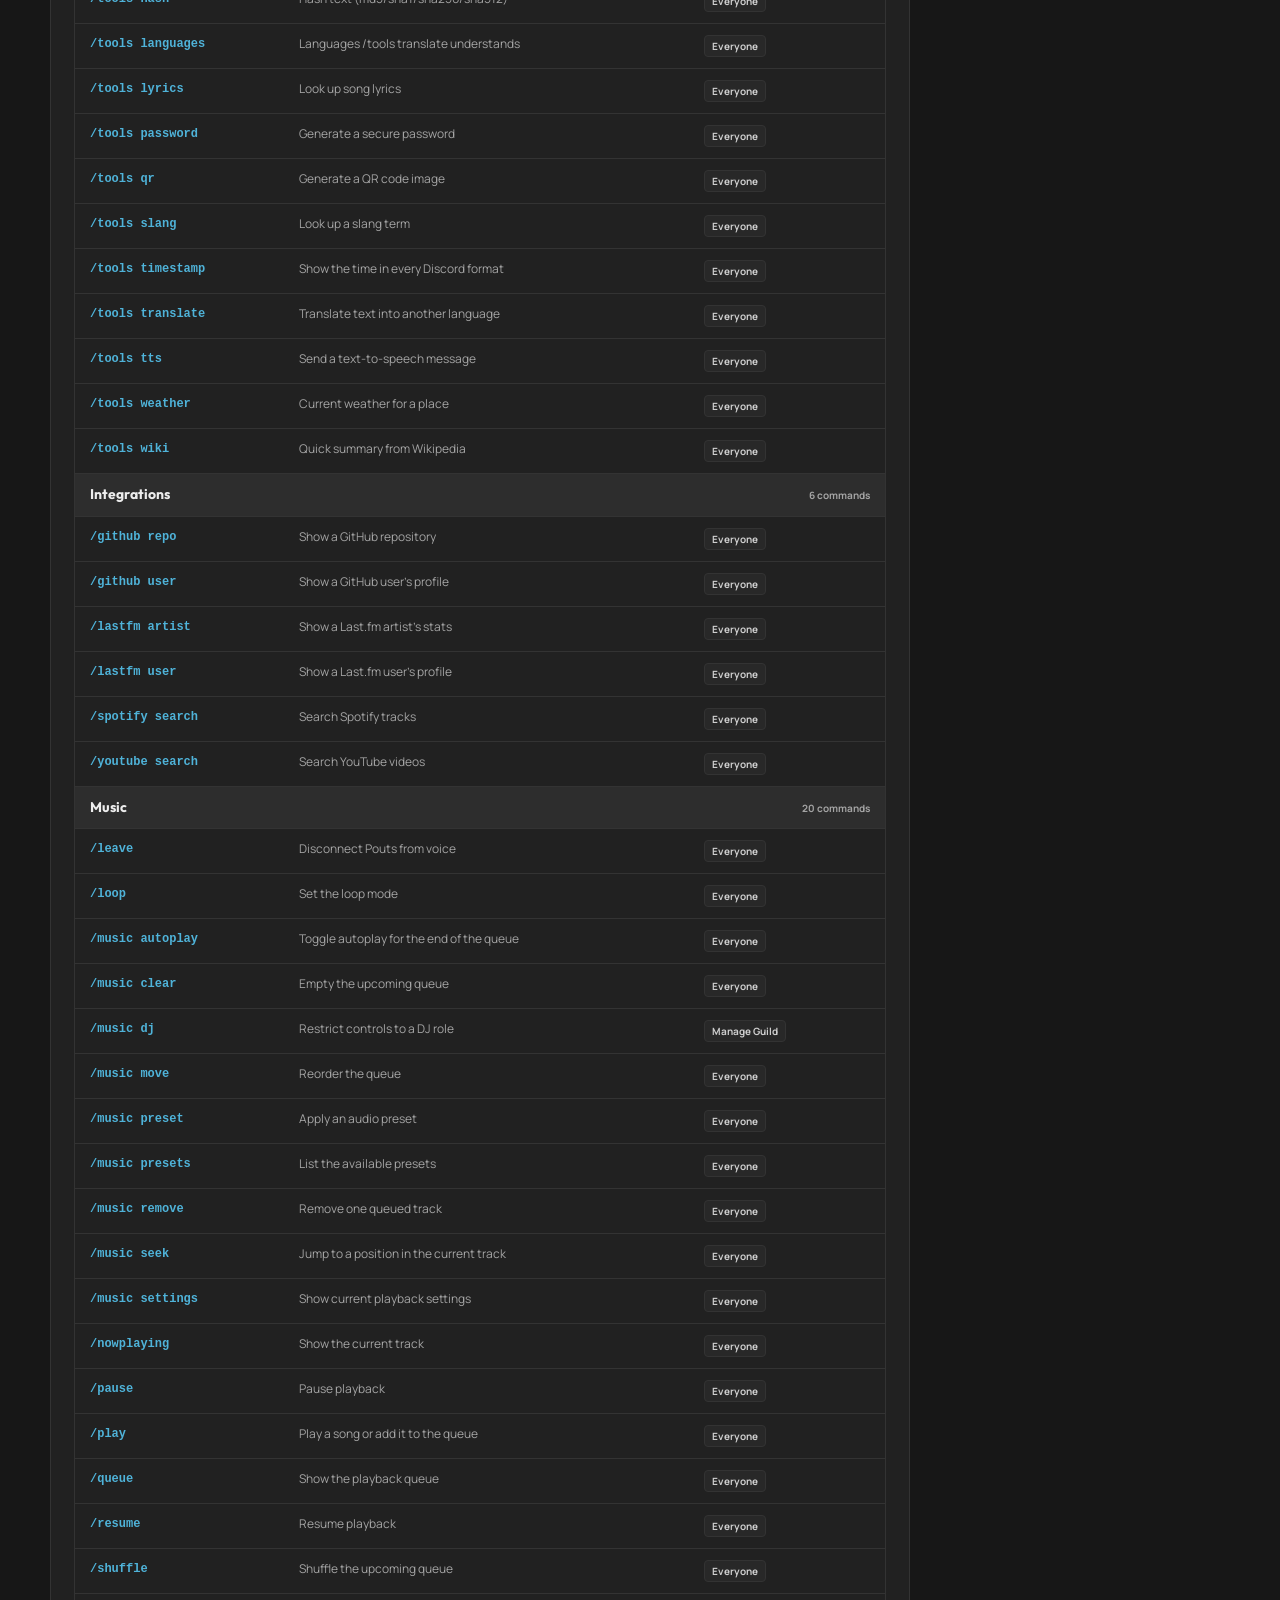
<file: commands.html>
<!doctype html>
<html lang="en">
<head>
  <meta charset="utf-8">
  <meta name="viewport" content="width=device-width, initial-scale=1">
  <meta name="theme-color" content="#0f1820">
  <meta name="description" content="Browse Pouts slash commands and what they do.">
  <title>Commands — Pouts</title>
  <link rel="stylesheet" href="style.css">
  <link rel="icon" href="assets/pfp.jpg" type="image/jpeg">
  <script src="script.js" defer></script>
</head>
<body>
<header class="site-header">
  <div class="header-inner">
    <a class="logo" href="index.html" aria-label="Pouts home"><img class="logo-mark" src="assets/pfp.jpg" alt=""></a>
    <button class="menu-toggle" type="button" aria-label="Open navigation" aria-expanded="false" aria-controls="primary-navigation">
      <span></span><span></span><span></span>
    </button>
    <nav class="primary-nav" id="primary-navigation" aria-label="Main navigation">
      <a href="index.html">Home</a>
      <a href="commands.html" aria-current="page">Commands</a>
      <a href="status.html">Status</a>
      <a href="docs.html">Docs</a>
      <a class="nav-cta" href="https://discord.com/oauth2/authorize?client_id=1557368597746028575" target="_blank" rel="noopener noreferrer">Add Pouts <svg class="discord-icon" viewBox="0 0 24 24" aria-hidden="true"><path fill="currentColor" d="M19.7 5.2a18 18 0 0 0-4.4-1.4l-.6 1.2a16 16 0 0 0-5.4 0l-.6-1.2a18 18 0 0 0-4.4 1.4C1.5 9.2.7 13 .8 16.8a18 18 0 0 0 5.4 2.7l1.2-2a11 11 0 0 1-1.9-.9l.5-.4a12 12 0 0 0 12 0l.5.4a11 11 0 0 1-1.9.9l1.2 2a18 18 0 0 0 5.4-2.7c.1-4.4-.8-8.2-3.5-11.6ZM8.8 14.5c-.9 0-1.6-.8-1.6-1.8s.7-1.8 1.6-1.8 1.6.8 1.6 1.8-.7 1.8-1.6 1.8Zm6.4 0c-.9 0-1.6-.8-1.6-1.8s.7-1.8 1.6-1.8 1.6.8 1.6 1.8-.7 1.8-1.6 1.8Z"/></svg></a>
    </nav>
  </div>
</header>

<main class="site-main">
  <section class="page-hero">
    <h1>Find the right<br><span>command, fast.</span></h1>
    <p>Search by name or filter by category. Every command includes a description and its required Discord permissions.</p>
  </section>

  <section class="page-content" aria-label="Commands">
    <div class="command-browser">
      <section class="command-selector" aria-labelledby="selector-title">
        <div class="selector-heading">
          <div>
            <h2 id="selector-title">All commands</h2>
            <p>Search by command, task, or required Discord permission.</p>
          </div>
          <p class="command-count" id="command-count" role="status" aria-live="polite" aria-atomic="true">Loading command list…</p>
        </div>
        <label class="search-wrap">
          <span class="sr-only">Search commands</span>
          <svg viewBox="0 0 20 20" fill="none" aria-hidden="true"><circle cx="8.8" cy="8.8" r="5.8" stroke="currentColor" stroke-width="1.7"/><path d="m13.2 13.2 4 4" stroke="currentColor" stroke-width="1.7" stroke-linecap="round"/></svg>
          <input id="command-search" type="search" placeholder="Search commands, descriptions, or permissions" autocomplete="off">
        </label>
        <div class="category-filters" id="category-filters" role="group" aria-label="Filter commands by category"></div>
        <div class="command-list-header" aria-hidden="true" hidden>
          <span>Command</span><span>Description</span><span>Requires</span>
        </div>
        <div class="command-groups" id="command-list" role="region" aria-label="Filtered command results" hidden></div>
        <p class="command-empty" id="command-empty" role="status" hidden>No commands match that search. Try a different term or category.</p>
        <p class="command-load-error" id="command-load-error" role="alert" hidden>The command list could not be loaded. Please refresh the page to try again.</p>
        <p class="command-notice">Permission requirements show what each command needs in Discord.</p>
      </section>
    </div>
  </section>
</main>

<footer class="site-footer">
  <div class="footer-inner">
    <div class="footer-top">
      <a class="logo" href="index.html" aria-label="Pouts home"><img class="logo-mark" src="assets/pfp.jpg" alt=""><span>Pouts</span></a>
      <span class="footer-tagline">A useful companion for your Discord community.</span>
      <nav class="footer-links" aria-label="Footer navigation">
        <a href="commands.html">Commands</a><a href="status.html">Status</a><a href="docs.html">Docs</a><a href="terms.html">Terms</a><a href="privacy.html">Privacy</a>
      </nav>
    </div>
    <p class="footer-note">By using Pouts or this website, you agree to the <a href="terms.html">Terms of Service</a> and <a href="privacy.html">Privacy Policy</a>.</p>
  </div>
</footer>

<div class="consent" id="consent" role="region" aria-label="Cookie preferences" hidden>
  <div class="consent-inner">
    <p>This site uses local storage only to remember this choice. It does not use analytics or advertising cookies.</p>
    <div class="consent-actions">
      <a class="privacy-link" href="privacy.html">Privacy policy</a>
      <button class="button button-secondary" type="button" id="consent-essential">Necessary only</button>
      <button class="button button-primary" type="button" id="consent-accept">Accept</button>
    </div>
  </div>
</div>
</body>
</html>
</file>
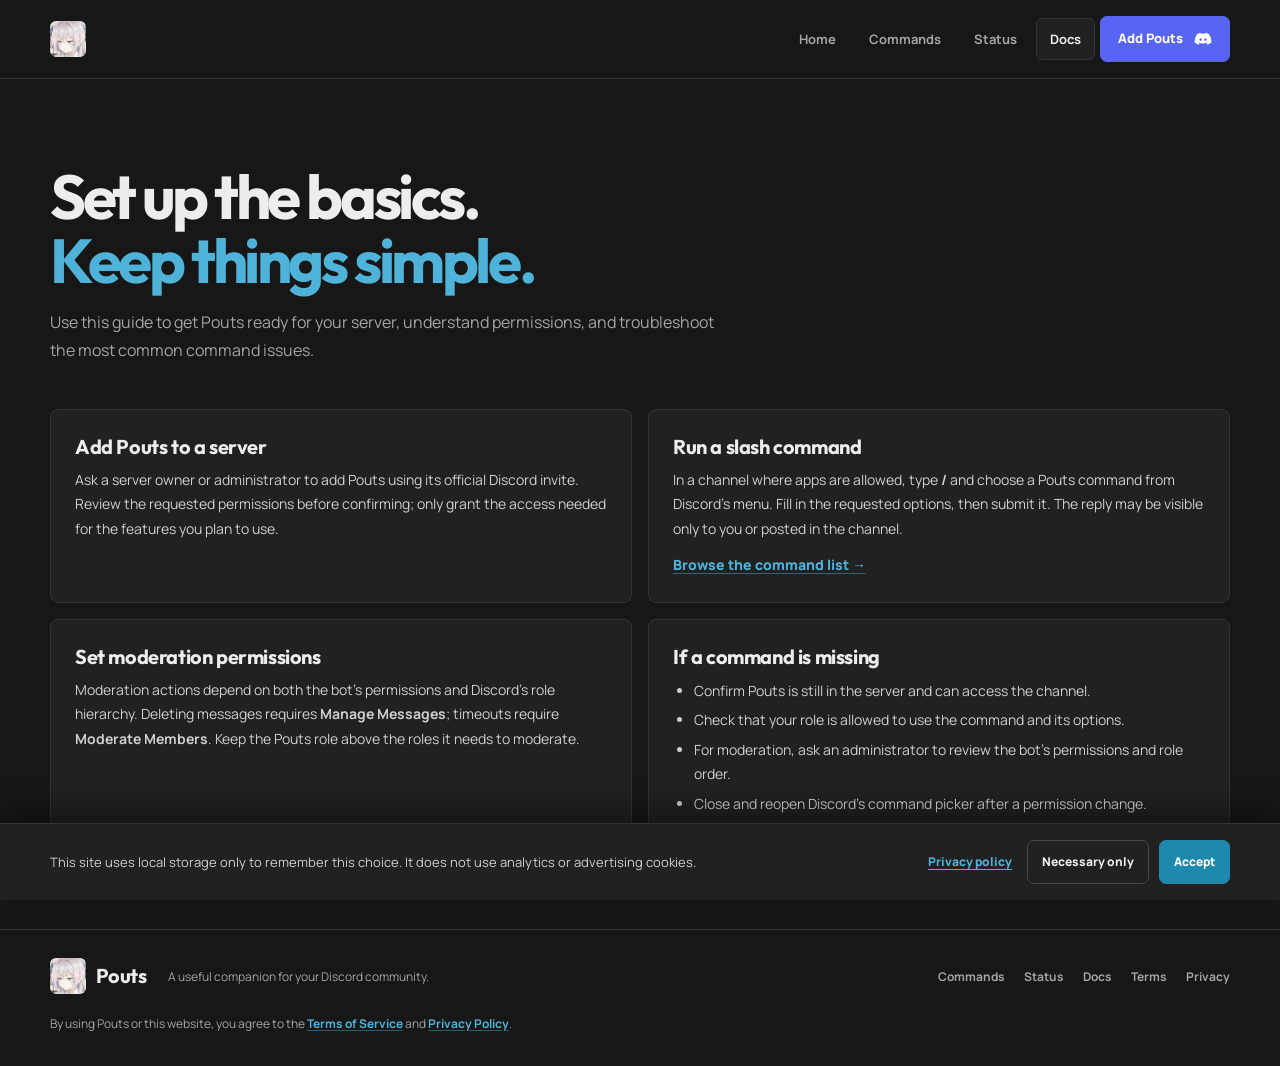
<file: docs.html>
<!doctype html>
<html lang="en">
<head>
  <meta charset="utf-8">
  <meta name="viewport" content="width=device-width, initial-scale=1">
  <meta name="theme-color" content="#0f1820">
  <meta name="description" content="A practical guide to using Pouts in your Discord server.">
  <title>Docs — Pouts</title>
  <link rel="stylesheet" href="style.css">
  <link rel="icon" href="assets/pfp.jpg" type="image/jpeg">
  <script src="script.js" defer></script>
</head>
<body>
<header class="site-header">
  <div class="header-inner">
    <a class="logo" href="index.html" aria-label="Pouts home"><img class="logo-mark" src="assets/pfp.jpg" alt=""></a>
    <button class="menu-toggle" type="button" aria-label="Open navigation" aria-expanded="false" aria-controls="primary-navigation">
      <span></span><span></span><span></span>
    </button>
    <nav class="primary-nav" id="primary-navigation" aria-label="Main navigation">
      <a href="index.html">Home</a>
      <a href="commands.html">Commands</a>
      <a href="status.html">Status</a>
      <a href="docs.html" aria-current="page">Docs</a>
      <a class="nav-cta" href="https://discord.com/oauth2/authorize?client_id=1557368597746028575" target="_blank" rel="noopener noreferrer">Add Pouts <svg class="discord-icon" viewBox="0 0 24 24" aria-hidden="true"><path fill="currentColor" d="M19.7 5.2a18 18 0 0 0-4.4-1.4l-.6 1.2a16 16 0 0 0-5.4 0l-.6-1.2a18 18 0 0 0-4.4 1.4C1.5 9.2.7 13 .8 16.8a18 18 0 0 0 5.4 2.7l1.2-2a11 11 0 0 1-1.9-.9l.5-.4a12 12 0 0 0 12 0l.5.4a11 11 0 0 1-1.9.9l1.2 2a18 18 0 0 0 5.4-2.7c.1-4.4-.8-8.2-3.5-11.6ZM8.8 14.5c-.9 0-1.6-.8-1.6-1.8s.7-1.8 1.6-1.8 1.6.8 1.6 1.8-.7 1.8-1.6 1.8Zm6.4 0c-.9 0-1.6-.8-1.6-1.8s.7-1.8 1.6-1.8 1.6.8 1.6 1.8-.7 1.8-1.6 1.8Z"/></svg></a>
    </nav>
  </div>
</header>

<main class="site-main">
  <section class="page-hero">
    <h1>Set up the basics.<br><span>Keep things simple.</span></h1>
    <p>Use this guide to get Pouts ready for your server, understand permissions, and troubleshoot the most common command issues.</p>
  </section>

  <div class="page-content">
    <div class="guide-grid">
      <section class="guide-card" id="add-pouts">
        <h2>Add Pouts to a server</h2>
        <p>Ask a server owner or administrator to add Pouts using its official Discord invite. Review the requested permissions before confirming; only grant the access needed for the features you plan to use.</p>
      </section>
      <section class="guide-card" id="use-commands">
        <h2>Run a slash command</h2>
        <p>In a channel where apps are allowed, type <strong>/</strong> and choose a Pouts command from Discord’s menu. Fill in the requested options, then submit it. The reply may be visible only to you or posted in the channel.</p>
        <p class="guide-link"><a class="inline-link" href="commands.html">Browse the command list →</a></p>
      </section>
      <section class="guide-card" id="permissions">
        <h2>Set moderation permissions</h2>
        <p>Moderation actions depend on both the bot’s permissions and Discord’s role hierarchy. Deleting messages requires <strong>Manage Messages</strong>; timeouts require <strong>Moderate Members</strong>. Keep the Pouts role above the roles it needs to moderate.</p>
      </section>
      <section class="guide-card" id="troubleshooting">
        <h2>If a command is missing</h2>
        <ul>
          <li>Confirm Pouts is still in the server and can access the channel.</li>
          <li>Check that your role is allowed to use the command and its options.</li>
          <li>For moderation, ask an administrator to review the bot’s permissions and role order.</li>
          <li>Close and reopen Discord’s command picker after a permission change.</li>
        </ul>
      </section>
    </div>
  </div>
</main>

<footer class="site-footer">
  <div class="footer-inner">
    <div class="footer-top">
      <a class="logo" href="index.html" aria-label="Pouts home"><img class="logo-mark" src="assets/pfp.jpg" alt=""><span>Pouts</span></a>
      <span class="footer-tagline">A useful companion for your Discord community.</span>
      <nav class="footer-links" aria-label="Footer navigation">
        <a href="commands.html">Commands</a><a href="status.html">Status</a><a href="docs.html">Docs</a><a href="terms.html">Terms</a><a href="privacy.html">Privacy</a>
      </nav>
    </div>
    <p class="footer-note">By using Pouts or this website, you agree to the <a href="terms.html">Terms of Service</a> and <a href="privacy.html">Privacy Policy</a>.</p>
  </div>
</footer>

<div class="consent" id="consent" role="region" aria-label="Cookie preferences" hidden>
  <div class="consent-inner">
    <p>This site uses local storage only to remember this choice. It does not use analytics or advertising cookies.</p>
    <div class="consent-actions">
      <a class="privacy-link" href="privacy.html">Privacy policy</a>
      <button class="button button-secondary" type="button" id="consent-essential">Necessary only</button>
      <button class="button button-primary" type="button" id="consent-accept">Accept</button>
    </div>
  </div>
</div>
</body>
</html>
</file>
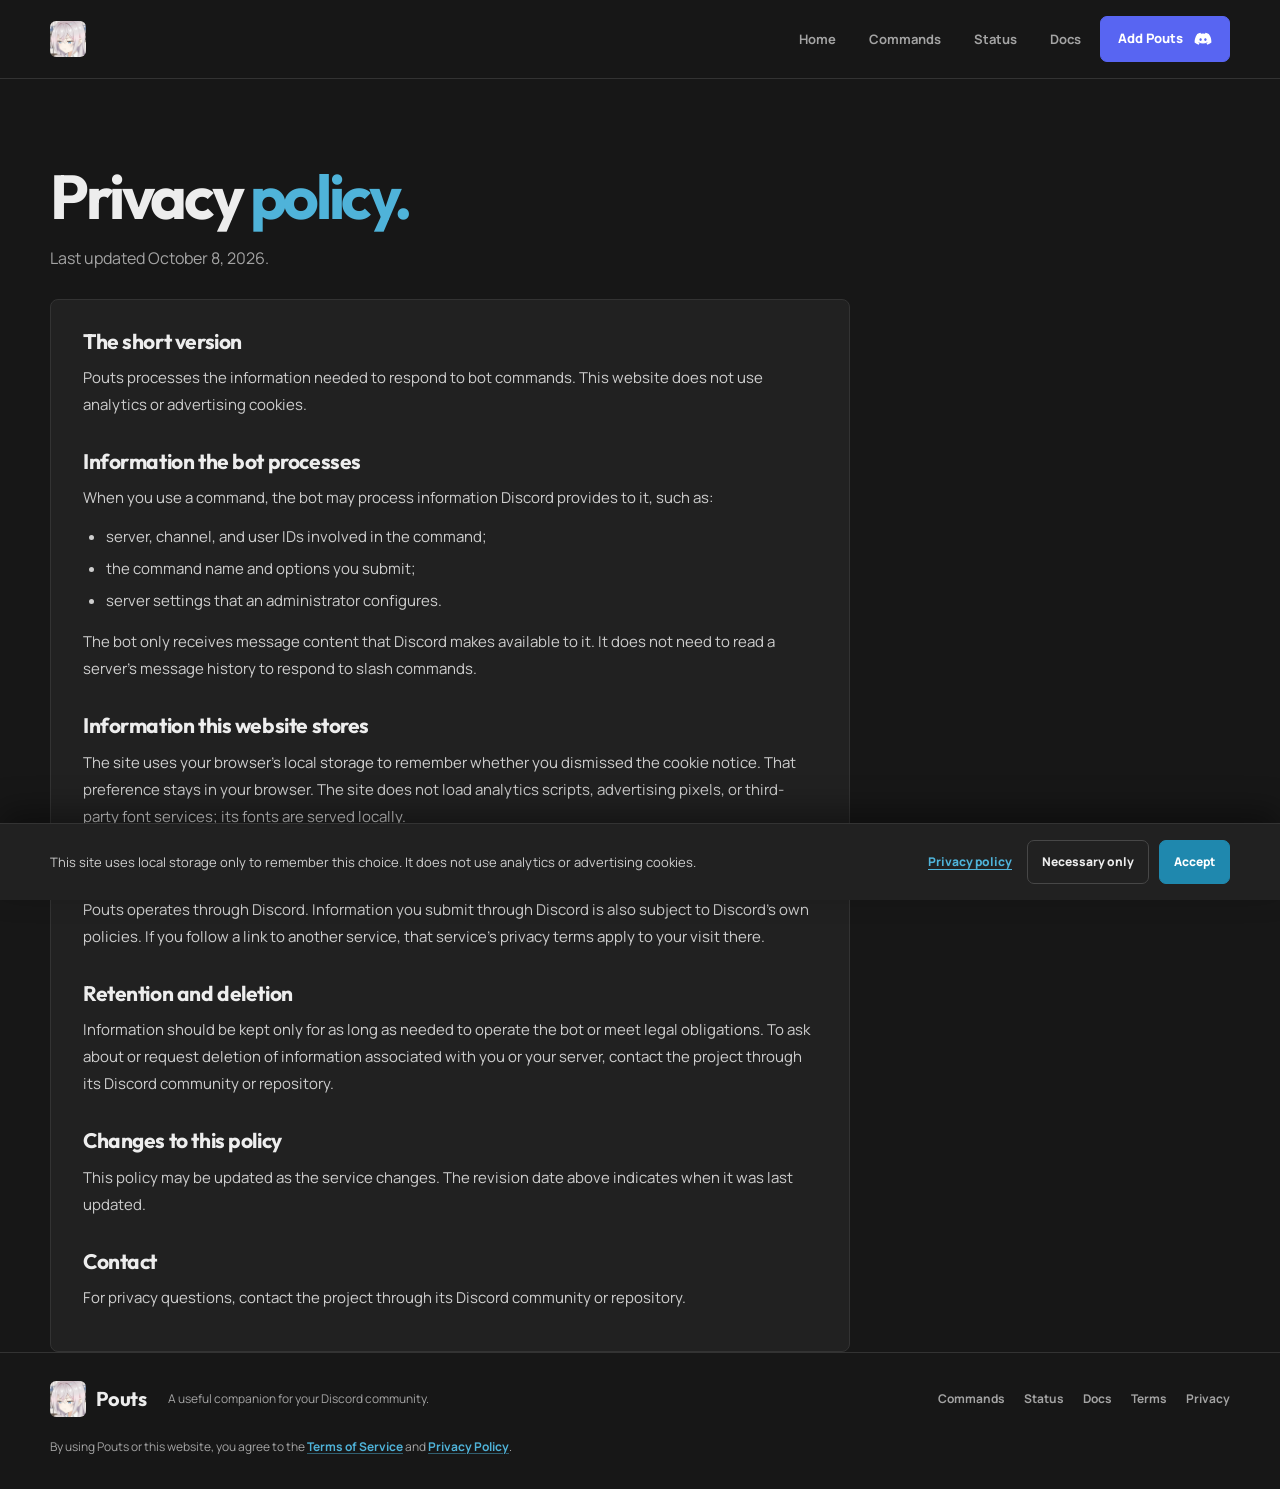
<file: privacy.html>
<!doctype html>
<html lang="en">
<head>
  <meta charset="utf-8">
  <meta name="viewport" content="width=device-width, initial-scale=1">
  <meta name="theme-color" content="#0f1820">
  <meta name="description" content="Privacy information for the Pouts Discord bot and website.">
  <title>Privacy Policy — Pouts</title>
  <link rel="stylesheet" href="style.css">
  <link rel="icon" href="assets/pfp.jpg" type="image/jpeg">
  <script src="script.js" defer></script>
</head>
<body>
<header class="site-header">
  <div class="header-inner">
    <a class="logo" href="index.html" aria-label="Pouts home"><img class="logo-mark" src="assets/pfp.jpg" alt=""></a>
    <button class="menu-toggle" type="button" aria-label="Open navigation" aria-expanded="false" aria-controls="primary-navigation">
      <span></span><span></span><span></span>
    </button>
    <nav class="primary-nav" id="primary-navigation" aria-label="Main navigation">
      <a href="index.html">Home</a>
      <a href="commands.html">Commands</a>
      <a href="status.html">Status</a>
      <a href="docs.html">Docs</a>
      <a class="nav-cta" href="https://discord.com/oauth2/authorize?client_id=1557368597746028575" target="_blank" rel="noopener noreferrer">Add Pouts <svg class="discord-icon" viewBox="0 0 24 24" aria-hidden="true"><path fill="currentColor" d="M19.7 5.2a18 18 0 0 0-4.4-1.4l-.6 1.2a16 16 0 0 0-5.4 0l-.6-1.2a18 18 0 0 0-4.4 1.4C1.5 9.2.7 13 .8 16.8a18 18 0 0 0 5.4 2.7l1.2-2a11 11 0 0 1-1.9-.9l.5-.4a12 12 0 0 0 12 0l.5.4a11 11 0 0 1-1.9.9l1.2 2a18 18 0 0 0 5.4-2.7c.1-4.4-.8-8.2-3.5-11.6ZM8.8 14.5c-.9 0-1.6-.8-1.6-1.8s.7-1.8 1.6-1.8 1.6.8 1.6 1.8-.7 1.8-1.6 1.8Zm6.4 0c-.9 0-1.6-.8-1.6-1.8s.7-1.8 1.6-1.8 1.6.8 1.6 1.8-.7 1.8-1.6 1.8Z"/></svg></a>
    </nav>
  </div>
</header>

<main class="site-main">
  <section class="page-hero">
    <h1>Privacy <span>policy.</span></h1>
    <p>Last updated October 8, 2026.</p>
  </section>

  <article class="page-content legal-content">
    <h2>The short version</h2>
    <p>Pouts processes the information needed to respond to bot commands. This website does not use analytics or advertising cookies.</p>

    <h2>Information the bot processes</h2>
    <p>When you use a command, the bot may process information Discord provides to it, such as:</p>
    <ul>
      <li>server, channel, and user IDs involved in the command;</li>
      <li>the command name and options you submit;</li>
      <li>server settings that an administrator configures.</li>
    </ul>
    <p>The bot only receives message content that Discord makes available to it. It does not need to read a server’s message history to respond to slash commands.</p>

    <h2>Information this website stores</h2>
    <p>The site uses your browser’s local storage to remember whether you dismissed the cookie notice. That preference stays in your browser. The site does not load analytics scripts, advertising pixels, or third-party font services; its fonts are served locally.</p>

    <h2>Discord and other services</h2>
    <p>Pouts operates through Discord. Information you submit through Discord is also subject to Discord’s own policies. If you follow a link to another service, that service’s privacy terms apply to your visit there.</p>

    <h2>Retention and deletion</h2>
    <p>Information should be kept only for as long as needed to operate the bot or meet legal obligations. To ask about or request deletion of information associated with you or your server, contact the project through its Discord community or repository.</p>

    <h2>Changes to this policy</h2>
    <p>This policy may be updated as the service changes. The revision date above indicates when it was last updated.</p>

    <h2>Contact</h2>
    <p>For privacy questions, contact the project through its Discord community or repository.</p>
  </article>
</main>

<footer class="site-footer">
  <div class="footer-inner">
    <div class="footer-top">
      <a class="logo" href="index.html" aria-label="Pouts home"><img class="logo-mark" src="assets/pfp.jpg" alt=""><span>Pouts</span></a>
      <span class="footer-tagline">A useful companion for your Discord community.</span>
      <nav class="footer-links" aria-label="Footer navigation">
        <a href="commands.html">Commands</a><a href="status.html">Status</a><a href="docs.html">Docs</a><a href="terms.html">Terms</a><a href="privacy.html">Privacy</a>
      </nav>
    </div>
    <p class="footer-note">By using Pouts or this website, you agree to the <a href="terms.html">Terms of Service</a> and <a href="privacy.html">Privacy Policy</a>.</p>
  </div>
</footer>

<div class="consent" id="consent" role="region" aria-label="Cookie preferences" hidden>
  <div class="consent-inner">
    <p>This site uses local storage only to remember this choice. It does not use analytics or advertising cookies.</p>
    <div class="consent-actions">
      <a class="privacy-link" href="privacy.html">Privacy policy</a>
      <button class="button button-secondary" type="button" id="consent-essential">Necessary only</button>
      <button class="button button-primary" type="button" id="consent-accept">Accept</button>
    </div>
  </div>
</div>
</body>
</html>
</file>
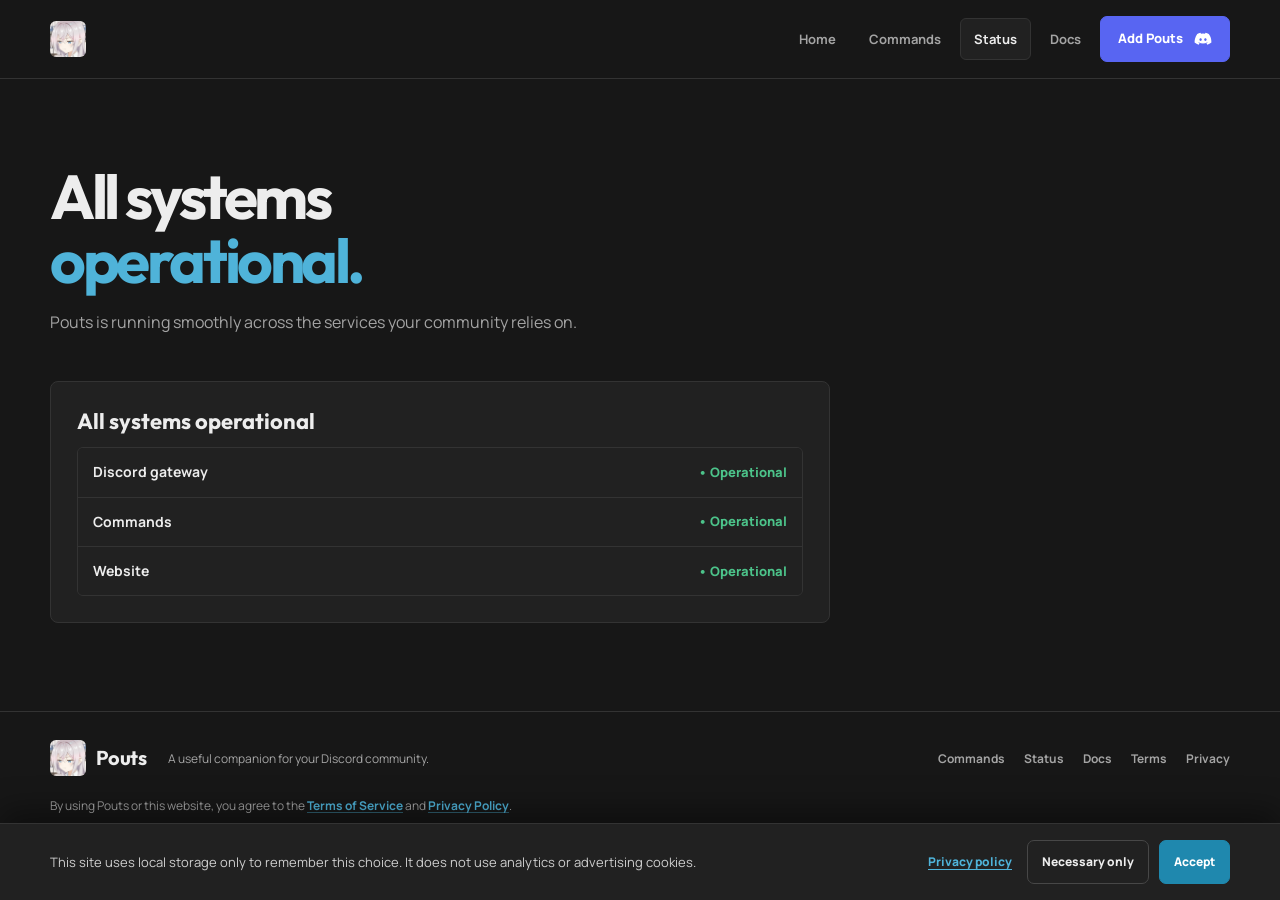
<file: status.html>
<!doctype html>
<html lang="en">
<head>
  <meta charset="utf-8">
  <meta name="viewport" content="width=device-width, initial-scale=1">
  <meta name="theme-color" content="#0f1820">
  <meta name="description" content="Status information for Pouts.">
  <title>Status — Pouts</title>
  <link rel="stylesheet" href="style.css">
  <link rel="icon" href="assets/pfp.jpg" type="image/jpeg">
  <script src="script.js" defer></script>
</head>
<body>
<header class="site-header">
  <div class="header-inner">
    <a class="logo" href="index.html" aria-label="Pouts home"><img class="logo-mark" src="assets/pfp.jpg" alt=""></a>
    <button class="menu-toggle" type="button" aria-label="Open navigation" aria-expanded="false" aria-controls="primary-navigation">
      <span></span><span></span><span></span>
    </button>
    <nav class="primary-nav" id="primary-navigation" aria-label="Main navigation">
      <a href="index.html">Home</a>
      <a href="commands.html">Commands</a>
      <a href="status.html" aria-current="page">Status</a>
      <a href="docs.html">Docs</a>
      <a class="nav-cta" href="https://discord.com/oauth2/authorize?client_id=1557368597746028575" target="_blank" rel="noopener noreferrer">Add Pouts <svg class="discord-icon" viewBox="0 0 24 24" aria-hidden="true"><path fill="currentColor" d="M19.7 5.2a18 18 0 0 0-4.4-1.4l-.6 1.2a16 16 0 0 0-5.4 0l-.6-1.2a18 18 0 0 0-4.4 1.4C1.5 9.2.7 13 .8 16.8a18 18 0 0 0 5.4 2.7l1.2-2a11 11 0 0 1-1.9-.9l.5-.4a12 12 0 0 0 12 0l.5.4a11 11 0 0 1-1.9.9l1.2 2a18 18 0 0 0 5.4-2.7c.1-4.4-.8-8.2-3.5-11.6ZM8.8 14.5c-.9 0-1.6-.8-1.6-1.8s.7-1.8 1.6-1.8 1.6.8 1.6 1.8-.7 1.8-1.6 1.8Zm6.4 0c-.9 0-1.6-.8-1.6-1.8s.7-1.8 1.6-1.8 1.6.8 1.6 1.8-.7 1.8-1.6 1.8Z"/></svg></a>
    </nav>
  </div>
</header>

<main class="site-main">
  <section class="page-hero">
    <h1>All systems<br><span>operational.</span></h1>
    <p>Pouts is running smoothly across the services your community relies on.</p>
  </section>

  <div class="page-content">
    <section class="status-note" aria-labelledby="status-note-title">
      <div class="status-heading">
        <h2 id="status-note-title">All systems operational</h2>
      </div>
      <div class="status-list" aria-label="Service status">
        <div class="status-row"><strong>Discord gateway</strong><span class="status-state">• Operational</span></div>
        <div class="status-row"><strong>Commands</strong><span class="status-state">• Operational</span></div>
        <div class="status-row"><strong>Website</strong><span class="status-state">• Operational</span></div>
      </div>
    </section>
  </div>
</main>

<footer class="site-footer">
  <div class="footer-inner">
    <div class="footer-top">
      <a class="logo" href="index.html" aria-label="Pouts home"><img class="logo-mark" src="assets/pfp.jpg" alt=""><span>Pouts</span></a>
      <span class="footer-tagline">A useful companion for your Discord community.</span>
      <nav class="footer-links" aria-label="Footer navigation">
        <a href="commands.html">Commands</a><a href="status.html">Status</a><a href="docs.html">Docs</a><a href="terms.html">Terms</a><a href="privacy.html">Privacy</a>
      </nav>
    </div>
    <p class="footer-note">By using Pouts or this website, you agree to the <a href="terms.html">Terms of Service</a> and <a href="privacy.html">Privacy Policy</a>.</p>
  </div>
</footer>

<div class="consent" id="consent" role="region" aria-label="Cookie preferences" hidden>
  <div class="consent-inner">
    <p>This site uses local storage only to remember this choice. It does not use analytics or advertising cookies.</p>
    <div class="consent-actions">
      <a class="privacy-link" href="privacy.html">Privacy policy</a>
      <button class="button button-secondary" type="button" id="consent-essential">Necessary only</button>
      <button class="button button-primary" type="button" id="consent-accept">Accept</button>
    </div>
  </div>
</div>
</body>
</html>
</file>
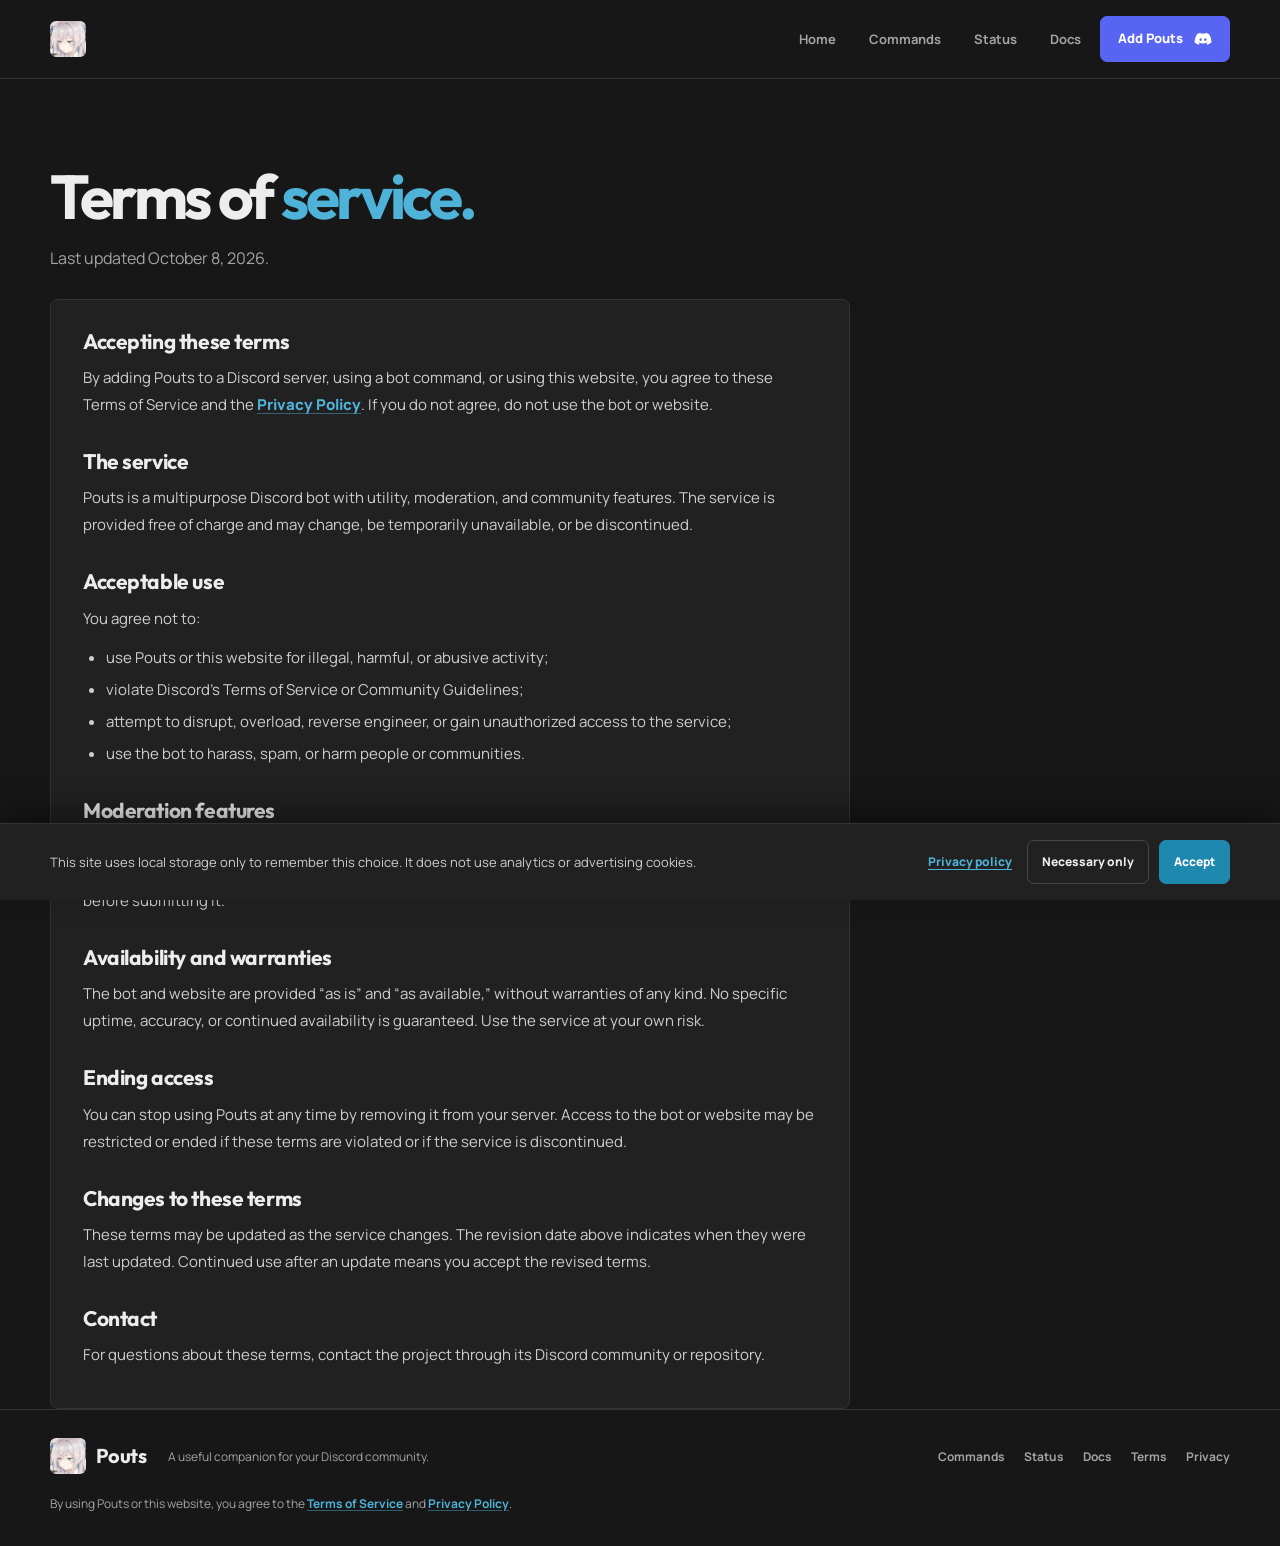
<file: terms.html>
<!doctype html>
<html lang="en">
<head>
  <meta charset="utf-8">
  <meta name="viewport" content="width=device-width, initial-scale=1">
  <meta name="theme-color" content="#0f1820">
  <meta name="description" content="Terms for using the Pouts Discord bot and website.">
  <title>Terms of Service — Pouts</title>
  <link rel="stylesheet" href="style.css">
  <link rel="icon" href="assets/pfp.jpg" type="image/jpeg">
  <script src="script.js" defer></script>
</head>
<body>
<header class="site-header">
  <div class="header-inner">
    <a class="logo" href="index.html" aria-label="Pouts home"><img class="logo-mark" src="assets/pfp.jpg" alt=""></a>
    <button class="menu-toggle" type="button" aria-label="Open navigation" aria-expanded="false" aria-controls="primary-navigation">
      <span></span><span></span><span></span>
    </button>
    <nav class="primary-nav" id="primary-navigation" aria-label="Main navigation">
      <a href="index.html">Home</a>
      <a href="commands.html">Commands</a>
      <a href="status.html">Status</a>
      <a href="docs.html">Docs</a>
      <a class="nav-cta" href="https://discord.com/oauth2/authorize?client_id=1557368597746028575" target="_blank" rel="noopener noreferrer">Add Pouts <svg class="discord-icon" viewBox="0 0 24 24" aria-hidden="true"><path fill="currentColor" d="M19.7 5.2a18 18 0 0 0-4.4-1.4l-.6 1.2a16 16 0 0 0-5.4 0l-.6-1.2a18 18 0 0 0-4.4 1.4C1.5 9.2.7 13 .8 16.8a18 18 0 0 0 5.4 2.7l1.2-2a11 11 0 0 1-1.9-.9l.5-.4a12 12 0 0 0 12 0l.5.4a11 11 0 0 1-1.9.9l1.2 2a18 18 0 0 0 5.4-2.7c.1-4.4-.8-8.2-3.5-11.6ZM8.8 14.5c-.9 0-1.6-.8-1.6-1.8s.7-1.8 1.6-1.8 1.6.8 1.6 1.8-.7 1.8-1.6 1.8Zm6.4 0c-.9 0-1.6-.8-1.6-1.8s.7-1.8 1.6-1.8 1.6.8 1.6 1.8-.7 1.8-1.6 1.8Z"/></svg></a>
    </nav>
  </div>
</header>

<main class="site-main">
  <section class="page-hero">
    <h1>Terms of <span>service.</span></h1>
    <p>Last updated October 8, 2026.</p>
  </section>

  <article class="page-content legal-content">
    <h2>Accepting these terms</h2>
    <p>By adding Pouts to a Discord server, using a bot command, or using this website, you agree to these Terms of Service and the <a href="privacy.html">Privacy Policy</a>. If you do not agree, do not use the bot or website.</p>

    <h2>The service</h2>
    <p>Pouts is a multipurpose Discord bot with utility, moderation, and community features. The service is provided free of charge and may change, be temporarily unavailable, or be discontinued.</p>

    <h2>Acceptable use</h2>
    <p>You agree not to:</p>
    <ul>
      <li>use Pouts or this website for illegal, harmful, or abusive activity;</li>
      <li>violate Discord’s Terms of Service or Community Guidelines;</li>
      <li>attempt to disrupt, overload, reverse engineer, or gain unauthorized access to the service;</li>
      <li>use the bot to harass, spam, or harm people or communities.</li>
    </ul>

    <h2>Moderation features</h2>
    <p>Moderation commands are tools for server staff. You are responsible for how you use them, for following your community’s rules, and for actions taken against members. Check permissions and review an action before submitting it.</p>

    <h2>Availability and warranties</h2>
    <p>The bot and website are provided “as is” and “as available,” without warranties of any kind. No specific uptime, accuracy, or continued availability is guaranteed. Use the service at your own risk.</p>

    <h2>Ending access</h2>
    <p>You can stop using Pouts at any time by removing it from your server. Access to the bot or website may be restricted or ended if these terms are violated or if the service is discontinued.</p>

    <h2>Changes to these terms</h2>
    <p>These terms may be updated as the service changes. The revision date above indicates when they were last updated. Continued use after an update means you accept the revised terms.</p>

    <h2>Contact</h2>
    <p>For questions about these terms, contact the project through its Discord community or repository.</p>
  </article>
</main>

<footer class="site-footer">
  <div class="footer-inner">
    <div class="footer-top">
      <a class="logo" href="index.html" aria-label="Pouts home"><img class="logo-mark" src="assets/pfp.jpg" alt=""><span>Pouts</span></a>
      <span class="footer-tagline">A useful companion for your Discord community.</span>
      <nav class="footer-links" aria-label="Footer navigation">
        <a href="commands.html">Commands</a><a href="status.html">Status</a><a href="docs.html">Docs</a><a href="terms.html">Terms</a><a href="privacy.html">Privacy</a>
      </nav>
    </div>
    <p class="footer-note">By using Pouts or this website, you agree to the <a href="terms.html">Terms of Service</a> and <a href="privacy.html">Privacy Policy</a>.</p>
  </div>
</footer>

<div class="consent" id="consent" role="region" aria-label="Cookie preferences" hidden>
  <div class="consent-inner">
    <p>This site uses local storage only to remember this choice. It does not use analytics or advertising cookies.</p>
    <div class="consent-actions">
      <a class="privacy-link" href="privacy.html">Privacy policy</a>
      <button class="button button-secondary" type="button" id="consent-essential">Necessary only</button>
      <button class="button button-primary" type="button" id="consent-accept">Accept</button>
    </div>
  </div>
</div>
</body>
</html>
</file>
<file: style.css>
/* Pouts — clean, consistent styles for every page */

@font-face {
  font-family: Manrope;
  font-style: normal;
  font-weight: 400;
  font-display: swap;
  src: url("fonts/manrope-latin-400-normal.woff2") format("woff2");
}

@font-face {
  font-family: Manrope;
  font-style: normal;
  font-weight: 600;
  font-display: swap;
  src: url("fonts/manrope-latin-600-normal.woff2") format("woff2");
}

@font-face {
  font-family: Manrope;
  font-style: normal;
  font-weight: 700;
  font-display: swap;
  src: url("fonts/manrope-latin-700-normal.woff2") format("woff2");
}

@font-face {
  font-family: Manrope;
  font-style: normal;
  font-weight: 800;
  font-display: swap;
  src: url("fonts/manrope-latin-800-normal.woff2") format("woff2");
}

@font-face {
  font-family: Outfit;
  font-style: normal;
  font-weight: 600;
  font-display: swap;
  src: url("fonts/outfit-latin-600-normal.woff2") format("woff2");
}

@font-face {
  font-family: Outfit;
  font-style: normal;
  font-weight: 700;
  font-display: swap;
  src: url("fonts/outfit-latin-700-normal.woff2") format("woff2");
}

@font-face {
  font-family: Outfit;
  font-style: normal;
  font-weight: 800;
  font-display: swap;
  src: url("fonts/outfit-latin-800-normal.woff2") format("woff2");
}

:root {
  color-scheme: dark;
  /* Neutral greys by design: every non-accent colour below is exactly R=G=B,
     so the page never tints blue. Blue lives only in the brand accents -
     --brand / --brand-deep - which colour the buttons, links, icon glyphs,
     eyebrow labels, command names and focus rings. */
  --ink: #ededed;
  --text: #cecece;
  --muted: #a4a4a4;
  --brand: #1f88ae;
  --brand-deep: #4fb3d9;
  --panel: #2d2d2d;
  --canvas: #171717;
  --surface: #212121;
  --subtle: #171717;
  --line: #333333;
  --line-strong: #474747;
  --success: #4cc38a;
  --radius-sm: 5px;
  --radius: 8px;
  --radius-lg: 10px;
  --shadow: 0 22px 56px rgba(0, 0, 0, 0.4);
  --content-width: 1180px;
}

*,
*::before,
*::after {
  box-sizing: border-box;
  -webkit-tap-highlight-color: transparent;
}

html {
  scroll-behavior: smooth;
  scroll-padding-top: 24px;
}

::selection {
  background: transparent;
  color: inherit;
}

body {
  margin: 0;
  background: var(--canvas);
  color: var(--ink);
  font-family: Manrope, Arial, sans-serif;
  font-size: 16px;
  line-height: 1.6;
  -webkit-font-smoothing: antialiased;
  -moz-osx-font-smoothing: grayscale;
}

body,
body * {
  -webkit-touch-callout: none;
  -webkit-user-select: none;
  user-select: none;
}

button,
a,
input {
  font: inherit;
  -webkit-tap-highlight-color: transparent;
}

button,
a {
  -webkit-touch-callout: none;
  -webkit-user-select: none;
  user-select: none;
}

input {
  -webkit-user-select: text;
  user-select: text;
}

button {
  color: inherit;
  cursor: pointer;
}

a {
  color: inherit;
  text-decoration: none;
}

:focus-visible {
  outline: 3px solid rgba(25, 125, 162, 0.55);
  outline-offset: 3px;
}

[hidden] {
  display: none !important;
}

.sr-only {
  position: absolute;
  width: 1px;
  height: 1px;
  padding: 0;
  margin: -1px;
  overflow: hidden;
  clip: rect(0, 0, 0, 0);
  white-space: nowrap;
  border: 0;
}

/* Header and navigation */
.site-header {
  position: relative;
  z-index: 20;
  border-bottom: 1px solid var(--line);
  background: rgba(23, 23, 23, 0.96);
}

.header-inner {
  width: min(var(--content-width), calc(100% - 64px));
  min-height: 78px;
  margin: 0 auto;
  display: flex;
  align-items: center;
  gap: 28px;
}

.logo {
  display: inline-flex;
  align-items: center;
  gap: 10px;
  flex: 0 0 auto;
  color: var(--ink);
  font: 700 20px/1 Outfit, sans-serif;
  letter-spacing: -0.03em;
}

.logo-mark {
  width: 36px;
  height: 36px;
  display: block;
  flex: 0 0 auto;
  border-radius: 6px;
  object-fit: cover;
}

.primary-nav {
  display: flex;
  align-items: center;
  gap: 5px;
  margin-left: auto;
}

.primary-nav > a:not(.nav-cta) {
  padding: 10px 13px;
  border: 1px solid transparent;
  border-radius: 6px;
  color: var(--muted);
  font-size: 13px;
  font-weight: 700;
  transition: color 150ms ease, background 150ms ease, border-color 150ms ease;
}

.primary-nav > a:not(.nav-cta):hover,
.primary-nav > a[aria-current="page"] {
  color: var(--ink);
  background: var(--surface);
  border-color: var(--line);
}

.nav-cta,
.button {
  min-height: 46px;
  display: inline-flex;
  align-items: center;
  justify-content: center;
  gap: 11px;
  padding: 11px 17px;
  border: 1px solid transparent;
  border-radius: 7px;
  font-size: 13px;
  font-weight: 800;
  line-height: 1.2;
  transition: color 150ms ease, background 150ms ease, border-color 150ms ease, transform 150ms ease, box-shadow 150ms ease;
}

.nav-cta,
.button-primary {
color: #fff;
background: var(--brand);
border-color: var(--brand);
}

/* Discord invite buttons */
.nav-cta,
.button-primary[href*="discord.com/oauth2/authorize"] {
background: #5865F2;
border-color: #5865F2;
}

.nav-cta:hover,
.button-primary[href*="discord.com/oauth2/authorize"]:hover {
color: #fff;
background: #4752C4;
border-color: #4752C4;
box-shadow: 0 8px 18px rgba(0, 0, 0, 0.35);
transform: translateY(-1px);
}

.button-primary:not([href*="discord.com/oauth2/authorize"]):hover {
color: #fff;
background: #2596bf;
border-color: #2596bf;
box-shadow: 0 8px 18px rgba(0, 0, 0, 0.35);
transform: translateY(-1px);
}

.button-secondary {
  color: var(--ink);
  background: var(--surface);
  border-color: var(--line-strong);
}

.button-secondary:hover {
  border-color: #666666;
  background: #282828;
  transform: translateY(-1px);
}

.button svg,
.nav-cta svg {
  width: 16px;
  height: 16px;
  flex: 0 0 auto;
}

.menu-toggle {
  width: 44px;
  height: 44px;
  display: none;
  align-content: center;
  justify-items: center;
  gap: 5px;
  padding: 0;
  border: 1px solid var(--line);
  border-radius: 7px;
  background: var(--surface);
}

.menu-toggle span {
  width: 18px;
  height: 2px;
  display: block;
  border-radius: 2px;
  background: var(--muted);
  transition: background 150ms ease, transform 160ms ease, opacity 160ms ease;
}

.menu-toggle:hover span,
.menu-toggle[aria-expanded="true"] span {
  background: var(--ink);
}

.menu-toggle[aria-expanded="true"] span:first-child {
  transform: translateY(7px) rotate(45deg);
}

.menu-toggle[aria-expanded="true"] span:nth-child(2) {
  opacity: 0;
}

.menu-toggle[aria-expanded="true"] span:last-child {
  transform: translateY(-7px) rotate(-45deg);
}

/* Landing page */
.site-main {
  width: min(var(--content-width), calc(100% - 64px));
  margin: 0 auto;
}

.hero {
  display: grid;
  grid-template-columns: minmax(0, 1.02fr) minmax(390px, 0.98fr);
  align-items: center;
  gap: clamp(42px, 7vw, 88px);
  padding: 82px 0 94px;
}

.eyebrow {
  display: flex;
  align-items: center;
  gap: 9px;
  margin: 0;
  color: var(--brand-deep);
  font-size: 12px;
  font-weight: 800;
  letter-spacing: 0.12em;
  line-height: 1.4;
  text-transform: uppercase;
}

.hero h1,
.page-hero h1 {
  margin: 0 0 18px;
  color: var(--ink);
  font: 700 clamp(46px, 6.1vw, 74px)/1.03 Outfit, sans-serif;
  letter-spacing: -0.055em;
}

.hero h1 span,
.page-hero h1 span {
  color: var(--brand-deep);
}

.hero-copy > p:not(.eyebrow) {
  max-width: 540px;
  margin: 0;
  color: var(--muted);
  font-size: 17px;
  line-height: 1.75;
}

.hero-actions {
  display: flex;
  flex-wrap: wrap;
  gap: 12px;
  margin-top: 29px;
}

/* Service metrics */
.performance-card {
  padding: 25px;
  border: 1px solid var(--line);
  border-radius: var(--radius-lg);
  background: var(--surface);
  box-shadow: var(--shadow);
}

.performance-head,
.performance-brand {
  display: flex;
  align-items: center;
}

.performance-head {
  justify-content: space-between;
  gap: 12px;
}

.performance-brand {
  gap: 11px;
}

.performance-mark {
  width: 42px;
  height: 42px;
  display: block;
  flex: 0 0 auto;
  border-radius: 6px;
  object-fit: cover;
}

.performance-brand strong {
  font: 800 13px/1.3 Outfit, sans-serif;
  letter-spacing: 0.06em;
}

.performance-metrics {
  display: grid;
  grid-template-columns: repeat(2, minmax(0, 1fr));
  gap: 12px;
  margin: 23px 0 0;
}

.performance-metric {
  min-width: 0;
  padding: 17px 15px;
  border: 1px solid var(--line);
  border-radius: 6px;
  background: var(--subtle);
}

.performance-metric > span {
  color: var(--muted);
  font-size: 12px;
  font-weight: 700;
}

.performance-metric > strong {
  display: block;
  margin-top: 5px;
  color: var(--ink);
  font: 700 clamp(27px, 3.1vw, 36px)/1.1 Outfit, sans-serif;
  letter-spacing: -0.04em;
  white-space: nowrap;
}

.performance-metric > strong small {
  margin-left: 2px;
  color: var(--brand-deep);
  font-size: 17px;
  letter-spacing: 0;
}

/* Consistent feature cards */
.section-block {
  padding: 28px 0 72px;
}

.section-heading {
  max-width: 660px;
  margin-bottom: 28px;
}

.section-heading h2,
.command-callout h2,
.closing-cta h2 {
  margin: 13px 0 10px;
  font: 700 clamp(32px, 4vw, 43px)/1.1 Outfit, sans-serif;
  letter-spacing: -0.04em;
}

.section-heading > p:not(.eyebrow),
.command-callout > div > p:not(.eyebrow) {
  margin: 0;
  color: var(--muted);
  font-size: 15px;
  line-height: 1.7;
}

.module-grid {
  display: grid;
  grid-template-columns: repeat(3, minmax(0, 1fr));
  gap: 16px;
}

.module-card {
  min-height: 242px;
  padding: 25px;
  border: 1px solid var(--line);
  border-radius: var(--radius);
  background: var(--surface);
  transition: transform 160ms ease, box-shadow 160ms ease, border-color 160ms ease;
}

.module-card:hover {
  transform: translateY(-3px);
  border-color: var(--line-strong);
  box-shadow: 0 14px 34px rgba(0, 0, 0, 0.35);
}

.module-icon {
  width: 44px;
  height: 44px;
  display: grid;
  place-items: center;
  border: 1px solid #414141;
  border-radius: 7px;
  background: var(--panel);
  color: var(--brand-deep);
}

.module-icon svg {
  width: 21px;
  height: 21px;
  stroke: currentColor;
  fill: none;
  stroke-linecap: round;
  stroke-linejoin: round;
  stroke-width: 1.8;
}

.module-card h3 {
  margin: 20px 0 8px;
  color: var(--ink);
  font: 700 20px/1.2 Outfit, sans-serif;
  letter-spacing: -0.02em;
}

.module-card p {
  max-width: 34em;
  margin: 0;
  color: var(--muted);
  font-size: 14px;
  line-height: 1.75;
}

.command-callout {
  display: flex;
  align-items: center;
  justify-content: space-between;
  gap: 28px;
  margin: 14px 0 76px;
  padding: 31px 34px;
  border: 1px solid var(--line);
  border-radius: var(--radius);
  background: var(--surface);
}

.command-callout h2 {
  margin-top: 9px;
  font-size: 30px;
}

.command-callout > div > p:not(.eyebrow) {
  max-width: 580px;
  font-size: 14px;
}

.command-callout .button {
  flex: 0 0 auto;
}

.closing-cta {
  display: flex;
  align-items: center;
  justify-content: space-between;
  gap: 30px;
  margin: 0 0 84px;
  padding: 39px 42px;
  border-radius: var(--radius-lg);
  border: 1px solid var(--line);
  background: var(--surface);
  color: var(--text);
}

.closing-cta h2 {
  max-width: 650px;
  margin: 12px 0 0;
  color: var(--ink);
  font-size: clamp(28px, 3.7vw, 38px);
}

.invite-cta > div > p:not(.eyebrow) {
  max-width: 560px;
  margin: 10px 0 0;
  color: var(--muted);
  font-size: 15px;
  line-height: 1.7;
}

.invite-action {
  display: grid;
  justify-items: start;
  gap: 8px;
  flex: 0 0 auto;
}

.button .discord-icon,
.nav-cta .discord-icon {
  width: 18px;
  height: 18px;
}

/* Inner pages */
.page-hero {
  max-width: 780px;
  padding: 70px 0 27px;
}

.page-hero h1 {
  margin: 16px 0 15px;
  font-size: clamp(42px, 5.6vw, 62px);
}

.page-hero > p:not(.eyebrow) {
  max-width: 690px;
  margin: 0;
  color: var(--muted);
  font-size: 16px;
  line-height: 1.75;
}

.page-content {
  padding: 18px 0 88px;
}

/* Command library */
.command-browser {
  max-width: 860px;
}

.command-selector,
.guide-card,
.status-note,
.legal-content {
  border: 1px solid var(--line);
  border-radius: var(--radius);
  background: var(--surface);
}

.command-selector {
  min-width: 0;
  padding: 23px;
}

.selector-heading {
  display: flex;
  align-items: flex-start;
  justify-content: space-between;
  gap: 18px;
}

.selector-heading > div {
  min-width: 0;
}

.selector-heading h2 {
  margin: 0;
  font: 700 22px/1.2 Outfit, sans-serif;
  letter-spacing: -0.025em;
}

.selector-heading p {
  margin: 5px 0 17px;
  color: var(--muted);
  font-size: 13px;
  line-height: 1.5;
}

.selector-heading .command-count {
  flex: 0 0 auto;
  max-width: 100%;
  margin: 1px 0 0;
  padding: 6px 9px;
  border: 1px solid var(--line);
  border-radius: 5px;
  background: var(--panel);
  color: var(--brand-deep);
  font-size: 11px;
  font-weight: 800;
  line-height: 1.4;
  text-align: right;
}

.search-wrap {
  position: relative;
  display: block;
}

.search-wrap svg {
  position: absolute;
  top: 50%;
  left: 13px;
  width: 17px;
  height: 17px;
  color: var(--muted);
  pointer-events: none;
  transform: translateY(-50%);
}

.search-wrap input {
  width: 100%;
  min-height: 46px;
  padding: 10px 13px 10px 40px;
  border: 1px solid var(--line-strong);
  border-radius: 6px;
  background: var(--surface);
  color: var(--ink);
  font-size: 14px;
  outline: none;
}

.search-wrap input::placeholder {
  color: #818181;
}

.search-wrap input:focus-visible {
  border-color: var(--brand);
  outline: 3px solid rgba(25, 125, 162, 0.17);
  outline-offset: 1px;
}

.category-filters {
  display: flex;
  gap: 7px;
  overflow-x: auto;
  padding: 15px 0 13px;
  scrollbar-width: thin;
}

.filter-button {
  min-height: 36px;
  flex: 0 0 auto;
  padding: 7px 11px;
  border: 1px solid var(--line);
  border-radius: 6px;
  background: var(--surface);
  color: var(--muted);
  font-size: 12px;
  font-weight: 800;
  line-height: 1.2;
  transition: color 140ms ease, background 140ms ease, border-color 140ms ease;
}

.filter-button:hover {
  border-color: var(--line-strong);
  color: var(--ink);
}

.filter-button[aria-pressed="true"] {
  border-color: var(--brand);
  background: var(--brand);
  color: #fff;
}

.command-list-header,
.command-item {
  display: grid;
  grid-template-columns: minmax(160px, 1fr) minmax(0, 2fr) minmax(135px, 0.85fr);
  align-items: start;
  gap: 14px;
}

.command-list-header {
  padding: 0 15px 8px;
  color: var(--muted);
  font-size: 10px;
  font-weight: 800;
  letter-spacing: 0.08em;
  text-transform: uppercase;
}

.command-groups {
  overflow: hidden;
  border: 1px solid var(--line);
  border-radius: 6px;
  background: var(--surface);
}

.command-group + .command-group {
  border-top: 1px solid var(--line);
}

.command-group[hidden] {
  display: none !important;
}

.command-group-title {
  display: flex;
  align-items: center;
  justify-content: space-between;
  gap: 14px;
  margin: 0;
  padding: 11px 15px;
  background: var(--panel);
  color: var(--ink);
  font: 700 14px/1.4 Outfit, sans-serif;
}

.category-count {
  flex: 0 0 auto;
  color: var(--muted);
  font: 700 10px/1.4 Manrope, sans-serif;
}

.command-list {
  display: grid;
  margin: 0;
  padding: 0;
  list-style: none;
}

.command-item {
  padding: 11px 15px;
  border-top: 1px solid var(--line);
  background: var(--surface);
}

.command-item[hidden] {
  display: none !important;
}

.command-name {
  min-width: 0;
  color: var(--brand-deep);
  font: 600 12px/1.5 ui-monospace, SFMono-Regular, Menlo, Consolas, monospace;
  overflow-wrap: anywhere;
}

.command-description {
  margin: 0;
  color: var(--muted);
  font-size: 12px;
  line-height: 1.55;
}

.command-requirement {
  justify-self: start;
  max-width: 100%;
  padding: 3px 7px;
  border: 1px solid var(--line);
  border-radius: 4px;
  background: #282828;
  color: var(--text);
  font-size: 10px;
  font-weight: 700;
  line-height: 1.4;
  overflow-wrap: anywhere;
}

.requirement-label {
  position: absolute;
  width: 1px;
  height: 1px;
  padding: 0;
  margin: -1px;
  overflow: hidden;
  clip: rect(0, 0, 0, 0);
  white-space: nowrap;
  border: 0;
}

.command-empty,
.command-load-error {
  margin: 5px 0 0;
  padding: 18px 12px;
  color: var(--muted);
  font-size: 13px;
  text-align: center;
}

.command-load-error {
  color: #f08a8a;
}

.command-notice {
  margin: 14px 2px 0;
  padding-top: 13px;
  border-top: 1px solid var(--line);
  color: var(--muted);
  font-size: 12px;
  line-height: 1.6;
}

/* Guides and status */
.guide-grid {
  display: grid;
  grid-template-columns: repeat(2, minmax(0, 1fr));
  gap: 16px;
}

.guide-card {
  padding: 24px;
}

.guide-card h2 {
  margin: 0 0 9px;
  font: 700 20px/1.25 Outfit, sans-serif;
  letter-spacing: -0.02em;
}

.guide-card p,
.guide-card li {
  color: var(--text);
  font-size: 14px;
  line-height: 1.75;
}

.guide-card p {
  margin: 0;
}

.guide-card .guide-link {
  margin-top: 12px;
}

.guide-card ul {
  margin: 10px 0 0;
  padding-left: 21px;
}

.guide-card li + li {
  margin-top: 5px;
}

.inline-link,
.legal-content a {
  color: var(--brand-deep);
  font-weight: 800;
  text-decoration: underline;
  text-decoration-color: rgba(79, 179, 217, 0.45);
  text-underline-offset: 3px;
}

.inline-link:hover,
.legal-content a:hover {
  text-decoration-color: currentColor;
}

.status-note {
  max-width: 780px;
  padding: 26px;
}

.status-heading {
  margin-bottom: 12px;
}

.status-heading h2 {
  margin: 0;
  font: 700 22px/1.25 Outfit, sans-serif;
}

.status-list {
  overflow: hidden;
  border: 1px solid var(--line);
  border-radius: 6px;
}

.status-row {
  display: flex;
  align-items: center;
  justify-content: space-between;
  gap: 14px;
  padding: 13px 15px;
  background: var(--surface);
}

.status-row + .status-row {
  border-top: 1px solid var(--line);
}

.status-row strong {
  color: var(--ink);
  font-size: 14px;
}

.status-state {
  display: inline-flex;
  align-items: center;
  gap: 8px;
  color: var(--success);
  font-size: 13px;
  font-weight: 800;
  white-space: nowrap;
}

.status-metrics {
  display: grid;
  grid-template-columns: repeat(2, minmax(0, 1fr));
  gap: 12px;
  margin-top: 14px;
}

.status-metric {
  display: grid;
  gap: 5px;
  padding: 15px;
  border: 1px solid var(--line);
  border-radius: 6px;
  background: var(--subtle);
}

.status-metric span {
  color: var(--muted);
  font-size: 12px;
  font-weight: 700;
}

.status-metric strong {
  color: var(--ink);
  font: 700 24px/1.2 Outfit, sans-serif;
}

/* Legal pages */
.legal-content {
  max-width: 800px;
  padding: 28px 32px;
}

.legal-content h2 {
  margin: 30px 0 9px;
  color: var(--ink);
  font: 700 21px/1.3 Outfit, sans-serif;
  letter-spacing: -0.02em;
}

.legal-content h2:first-child {
  margin-top: 0;
}

.legal-content p,
.legal-content li {
  color: var(--text);
  font-size: 15px;
  line-height: 1.8;
}

.legal-content p {
  margin: 0 0 12px;
}

.legal-content ul {
  margin: 0 0 14px;
  padding-left: 23px;
}

.legal-content li + li {
  margin-top: 5px;
}

/* Footer */
.site-footer {
  border-top: 1px solid var(--line);
  background: var(--canvas);
}

.footer-inner {
  width: min(var(--content-width), calc(100% - 64px));
  margin: 0 auto;
  padding: 28px 0 33px;
}

.footer-top {
  display: flex;
  align-items: center;
  gap: 22px;
}

.footer-tagline {
  color: var(--muted);
  font-size: 12px;
}

.footer-links {
  display: flex;
  flex-wrap: wrap;
  justify-content: flex-end;
  gap: 10px 19px;
  margin-left: auto;
}

.footer-links a {
  color: var(--muted);
  font-size: 12px;
  font-weight: 700;
  transition: color 130ms ease;
}

.footer-links a:hover {
  color: var(--ink);
}

.footer-note {
  max-width: 750px;
  margin: 20px 0 0;
  color: var(--muted);
  font-size: 12px;
  line-height: 1.6;
}

.footer-note a {
  color: var(--brand-deep);
  font-weight: 700;
  text-decoration: underline;
  text-decoration-color: rgba(79, 179, 217, 0.45);
  text-underline-offset: 2px;
}

/* Cookie banner */
.consent {
  position: fixed;
  z-index: 50;
  right: 0;
  bottom: 0;
  left: 0;
  padding: 16px 24px;
  border-top: 1px solid var(--line);
  background: var(--surface);
  box-shadow: 0 -12px 32px rgba(0, 0, 0, 0.4);
}

.consent-inner {
  width: min(var(--content-width), 100%);
  display: grid;
  grid-template-columns: minmax(0, 1fr) auto;
  align-items: center;
  gap: 22px;
  margin: 0 auto;
}

.consent-inner > p {
  max-width: 670px;
  margin: 0;
  color: var(--text);
  font-size: 13px;
  line-height: 1.6;
}

.consent-actions {
  display: flex;
  align-items: center;
  justify-content: flex-end;
  gap: 10px;
}

.consent .privacy-link {
  margin-right: 5px;
  color: var(--brand-deep);
  font-size: 12px;
  font-weight: 800;
  white-space: nowrap;
  text-decoration: underline;
  text-underline-offset: 3px;
}

.consent .button {
  min-height: 44px;
  padding: 10px 14px;
  white-space: nowrap;
  font-size: 12px;
}

/* Responsive layouts */
@media (max-width: 980px) {
  .hero {
    grid-template-columns: minmax(0, 1fr) minmax(340px, 0.9fr);
    gap: 38px;
  }

  .hero h1 {
    font-size: clamp(44px, 5.4vw, 60px);
  }

  .footer-top {
    align-items: flex-start;
  }
}

@media (max-width: 800px) {
  .header-inner,
  .site-main,
  .footer-inner {
    width: min(var(--content-width), calc(100% - 44px));
  }

  .header-inner {
    min-height: 72px;
  }

  .menu-toggle {
    display: grid;
    margin-left: auto;
  }

  .primary-nav {
    position: absolute;
    top: calc(100% + 1px);
    right: 22px;
    left: 22px;
    display: none;
    align-items: stretch;
    gap: 4px;
    padding: 11px;
    border: 1px solid var(--line);
    border-radius: 8px;
    background: var(--surface);
    box-shadow: var(--shadow);
  }

  .primary-nav.is-open {
    display: flex;
    flex-direction: column;
  }

  .primary-nav > a:not(.nav-cta) {
    padding: 12px 13px;
  }

  .primary-nav .nav-cta {
    margin-top: 5px;
  }

  .hero {
    grid-template-columns: 1fr;
    gap: 36px;
    padding: 58px 0 66px;
  }

  .hero-copy {
    max-width: 700px;
  }

  .hero h1 {
    max-width: 690px;
    font-size: clamp(48px, 8vw, 68px);
  }

  .section-block {
    padding: 16px 0 56px;
  }

  .module-grid {
    grid-template-columns: 1fr;
    gap: 12px;
  }

  .module-card {
    min-height: auto;
    padding: 21px;
  }

  .module-card h3 {
    margin-top: 15px;
  }

  .command-callout {
    align-items: flex-start;
    flex-direction: column;
    margin-bottom: 58px;
    padding: 26px;
  }

  .closing-cta {
    align-items: flex-start;
    flex-direction: column;
    margin-bottom: 64px;
    padding: 31px;
  }

  .invite-action,
  .invite-action .button {
    width: 100%;
  }

  .page-hero {
    padding-top: 58px;
  }

  .footer-top {
    flex-wrap: wrap;
  }

  .footer-links {
    width: 100%;
    justify-content: flex-start;
    margin-left: 0;
  }

  .consent-inner {
    grid-template-columns: 1fr;
    gap: 12px;
  }

  .consent-actions {
    justify-content: flex-start;
  }
}

@media (max-width: 680px) {
  .command-list-header {
    display: none;
  }

  .command-item {
    grid-template-columns: minmax(0, 1fr) max-content;
    gap: 6px 10px;
  }

  .command-name {
    grid-column: 1;
    grid-row: 1;
  }

  .command-description {
    grid-column: 1 / -1;
    grid-row: 2;
  }

  .command-requirement {
    grid-column: 2;
    grid-row: 1;
    justify-self: end;
  }

  .requirement-label {
    position: static;
    width: auto;
    height: auto;
    margin: 0;
    overflow: visible;
    clip: auto;
    white-space: normal;
  }
}

@media (max-width: 560px) {
  .header-inner,
  .site-main,
  .footer-inner {
    width: calc(100% - 36px);
  }

  .header-inner {
    min-height: 68px;
  }

  .primary-nav {
    right: 18px;
    left: 18px;
  }

  .hero {
    gap: 30px;
    padding: 48px 0 53px;
  }

  .hero h1 {
    margin-top: 15px;
    font-size: clamp(42px, 12vw, 56px);
  }

  .hero-copy > p:not(.eyebrow) {
    font-size: 16px;
  }

  .hero-actions {
    gap: 9px;
  }

  .hero-actions .button {
    flex: 1 1 100%;
  }

  .section-heading h2,
  .page-hero h1 {
    font-size: 39px;
  }

  .command-callout {
    padding: 22px;
  }

  .command-callout h2 {
    font-size: 27px;
  }

  .command-callout .button {
    width: 100%;
  }

  .closing-cta {
    padding: 27px 23px;
  }

  .closing-cta .button {
    width: 100%;
  }

  .page-hero {
    padding: 48px 0 20px;
  }

  .page-hero h1 {
    margin: 14px 0 12px;
  }

  .page-hero > p:not(.eyebrow) {
    font-size: 15px;
  }

  .page-content {
    padding-top: 15px;
    padding-bottom: 62px;
  }

  .guide-grid {
    grid-template-columns: 1fr;
    gap: 11px;
  }

  .guide-card {
    padding: 21px;
  }

  .legal-content {
    padding: 22px 19px;
  }

  .legal-content h2 {
    font-size: 19px;
  }

  .legal-content p,
  .legal-content li {
    font-size: 14px;
  }

  .footer-inner {
    padding-top: 24px;
    padding-bottom: 27px;
  }

  .footer-top {
    gap: 12px;
  }

  .footer-tagline {
    width: 100%;
  }

  .footer-links {
    gap: 10px 15px;
  }

  .consent {
    padding: 14px 18px 16px;
  }

  .consent-inner > p {
    font-size: 12px;
  }

  .consent-actions {
    display: grid;
    grid-template-columns: repeat(2, minmax(0, 1fr));
    align-items: stretch;
    gap: 9px;
  }

  .consent .privacy-link {
    grid-column: 1 / -1;
    justify-self: start;
    margin: 0 0 2px;
  }

  .consent .button {
    width: 100%;
    min-width: 0;
    padding: 10px 8px;
    white-space: normal;
    text-align: center;
  }

  .command-selector {
    padding: 17px;
  }

  .selector-heading {
    flex-direction: column;
    gap: 0;
  }

  .selector-heading p {
    margin-bottom: 10px;
  }

  .selector-heading .command-count {
    margin: 0 0 11px;
    text-align: left;
  }

  .category-filters {
    margin-right: -2px;
    padding-top: 11px;
  }

  .command-group-title {
    padding: 10px 12px;
  }

  .command-item {
    padding: 11px 12px;
  }

  .command-requirement {
    font-size: 9px;
  }

  .performance-card {
    padding: 19px;
  }

  .performance-metric {
    padding: 14px 11px;
  }

  .status-note {
    padding: 21px;
  }

  .status-heading h2 {
    font-size: 19px;
  }
}

@media (prefers-reduced-motion: reduce) {
  *,
  *::before,
  *::after {
    scroll-behavior: auto !important;
    transition-duration: 0.01ms !important;
    animation-duration: 0.01ms !important;
    animation-iteration-count: 1 !important;
  }
}
</file>
